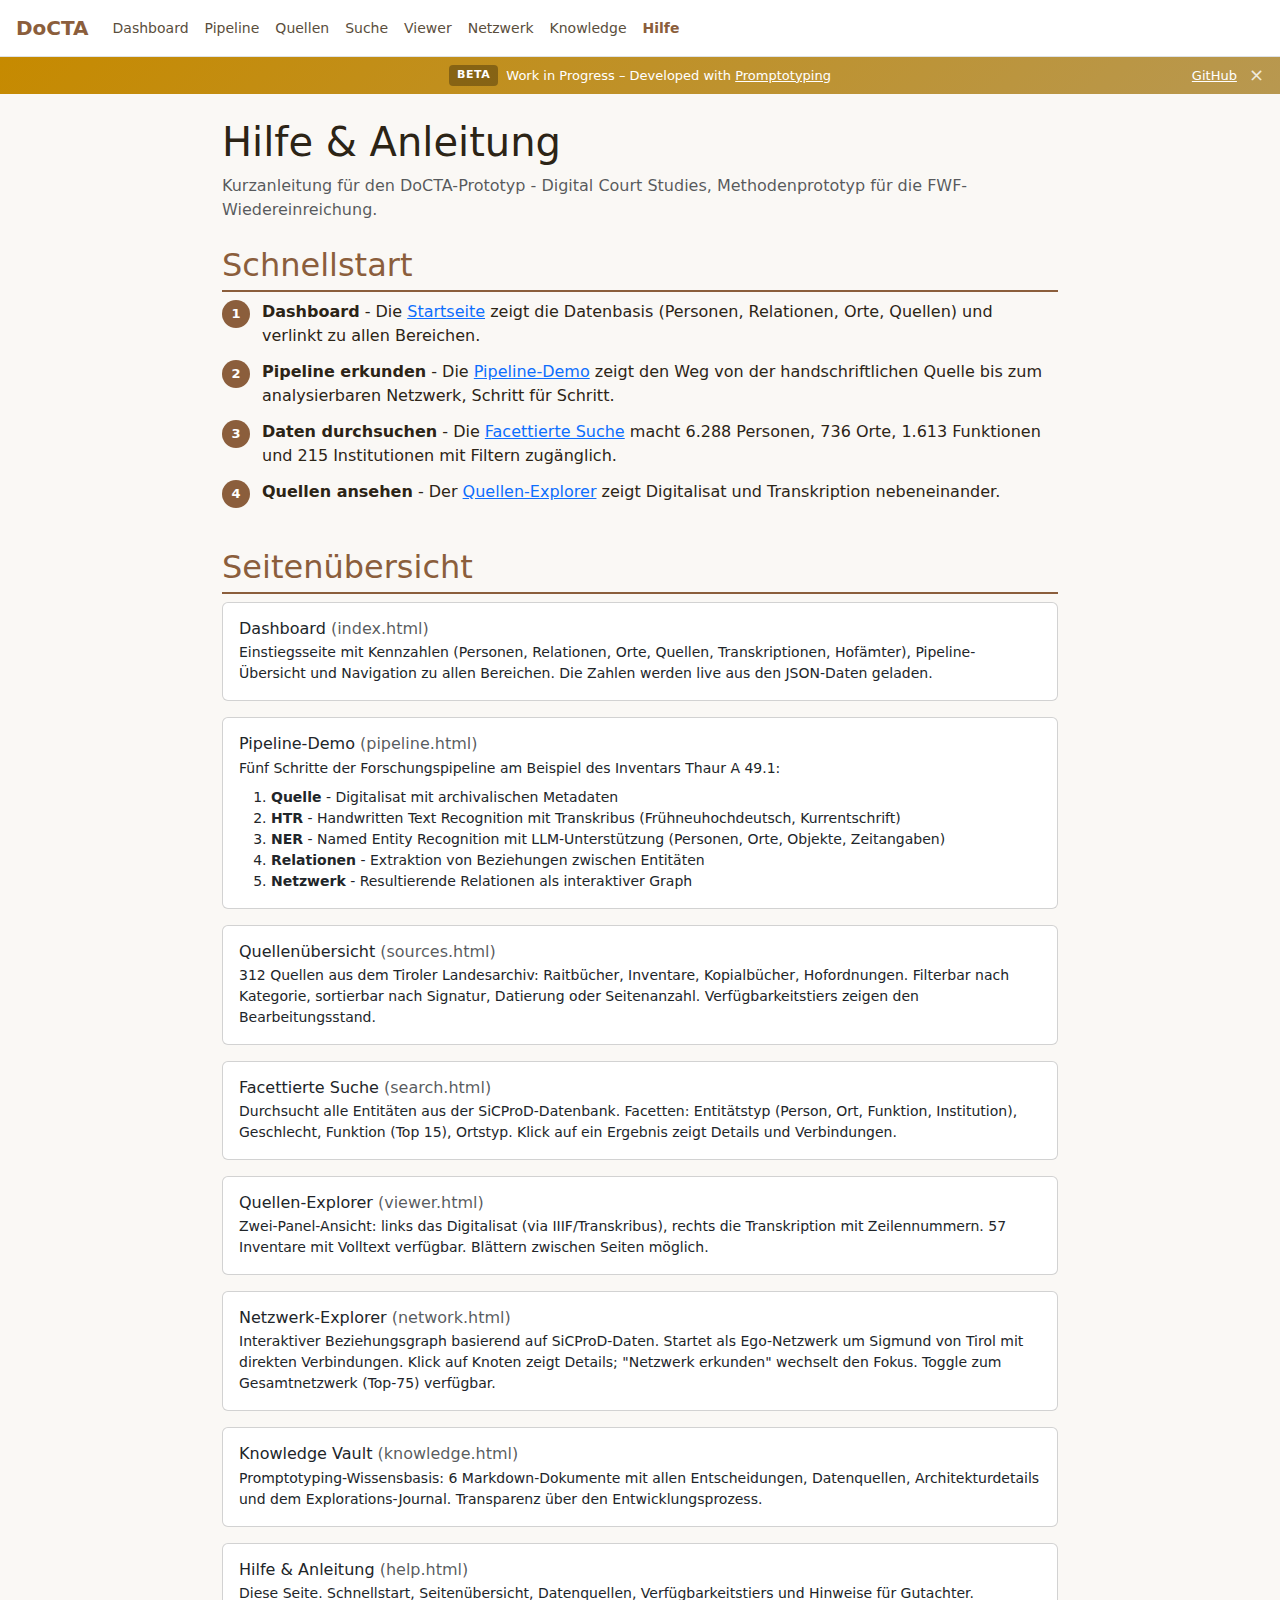
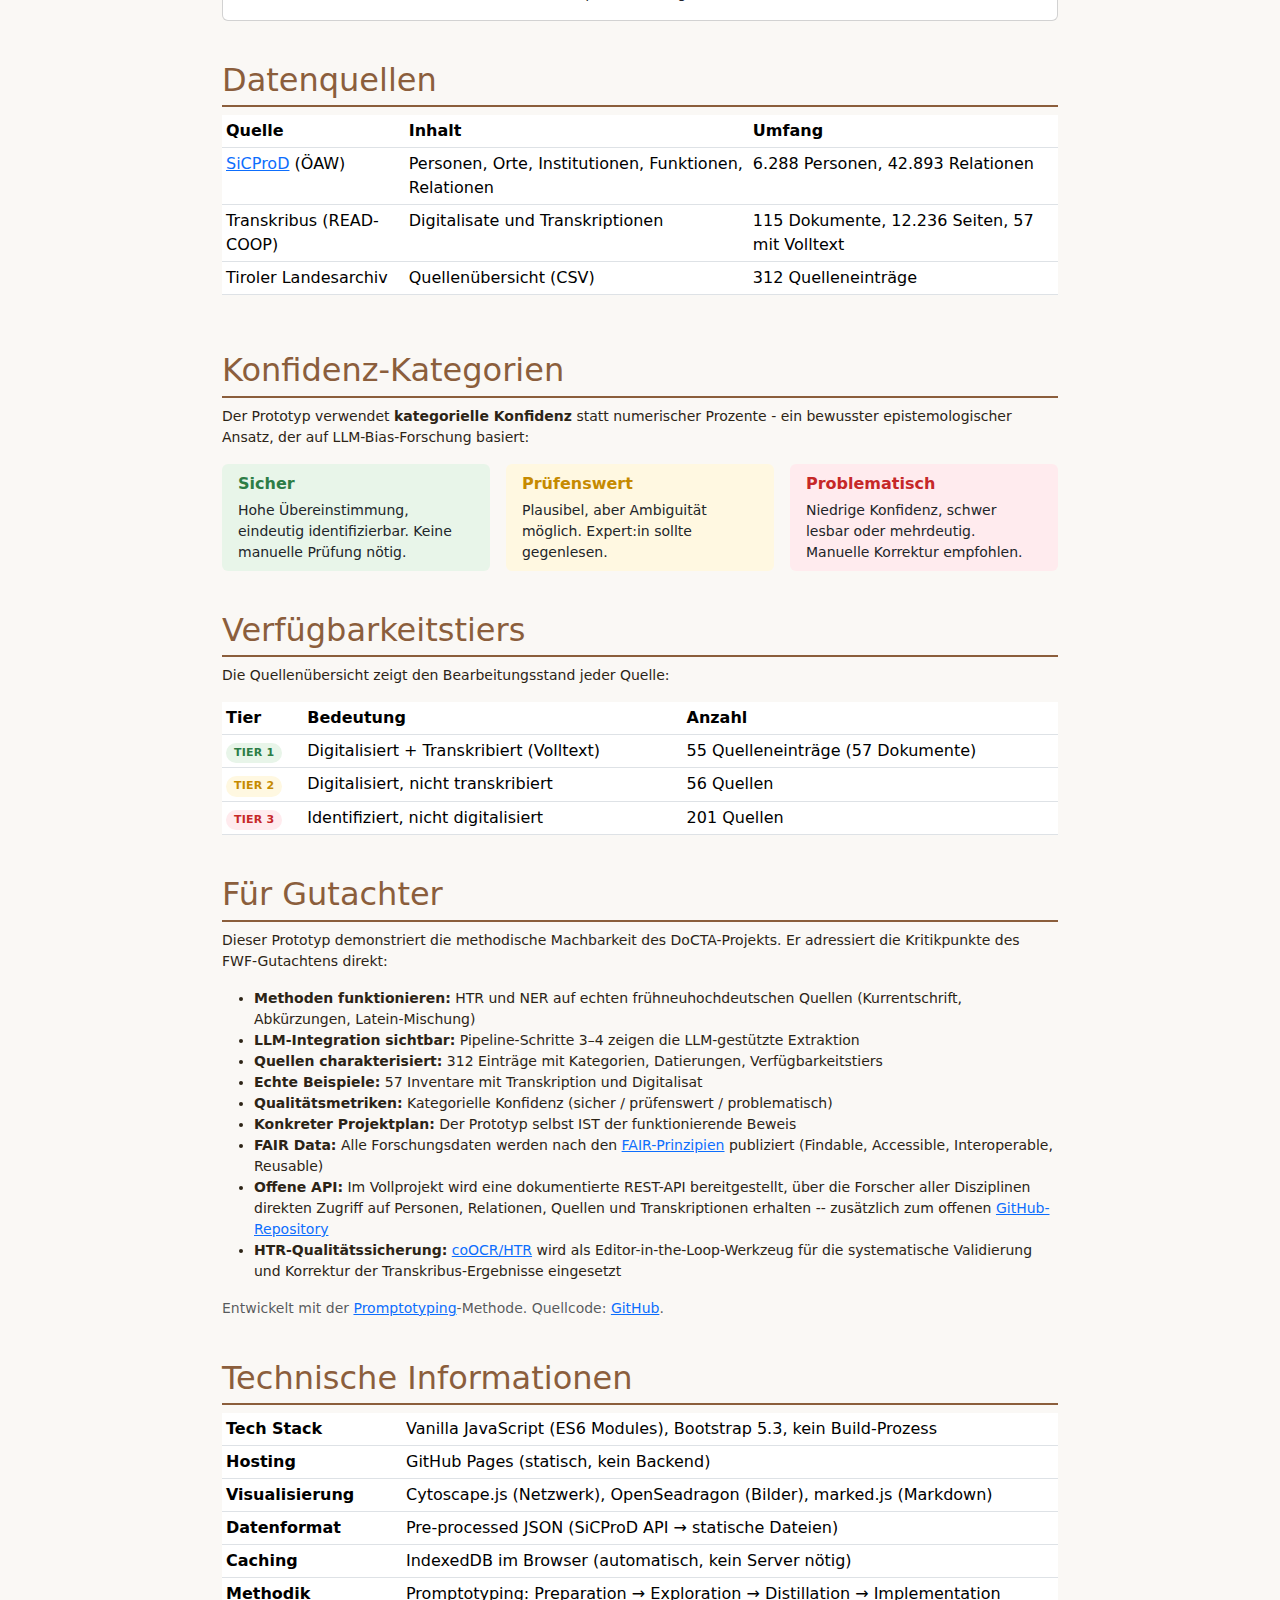
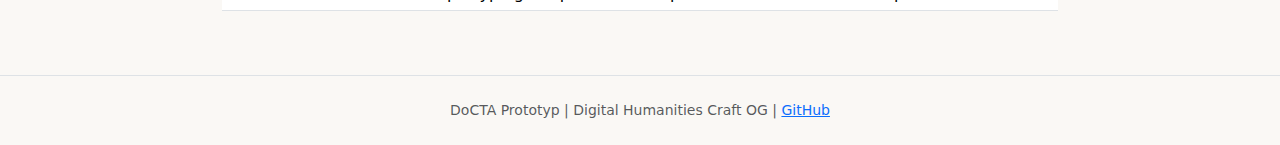
<file: help.html>
<!DOCTYPE html>
<html lang="de">
<head>
  <meta charset="UTF-8">
  <meta name="viewport" content="width=device-width, initial-scale=1.0">
  <title>Hilfe | DoCTA</title>
  <meta name="description" content="Kurzanleitung für den DoCTA-Prototyp: Seitenübersicht, Datenquellen, Konfidenz-Kategorien und Hinweise für Gutachter.">
  <link rel="icon" href="favicon.svg" type="image/svg+xml">
  <link rel="stylesheet" href="lib/bootstrap.min.css">
  <link rel="stylesheet" href="css/styles.css">
</head>
<body>
  <a class="skip-link" href="#main">Zum Inhalt springen</a>
  <nav class="navbar navbar-expand-lg bg-white border-bottom sticky-top">
    <div class="container-fluid px-3">
      <a class="navbar-brand" href="index.html">DoCTA</a>
      <button class="navbar-toggler" type="button" data-bs-toggle="collapse" data-bs-target="#navbarNav" aria-controls="navbarNav" aria-expanded="false" aria-label="Navigation umschalten">
        <span class="navbar-toggler-icon"></span>
      </button>
      <div class="collapse navbar-collapse" id="navbarNav">
        <ul class="navbar-nav" id="main-nav"></ul>
      </div>
    </div>
  </nav>

  <main id="main" class="container py-4" style="max-width: 860px;">
    <header class="mb-4">
      <h1>Hilfe & Anleitung</h1>
      <p class="text-body-secondary">Kurzanleitung für den DoCTA-Prototyp - Digital Court Studies, Methodenprototyp für die FWF-Wiedereinreichung.</p>
    </header>

    <!-- Quick Start -->
    <section class="help-section">
      <h2>Schnellstart</h2>
      <div class="help-step">
        <span class="help-step-nr">1</span>
        <div><strong>Dashboard</strong> - Die <a href="index.html">Startseite</a> zeigt die Datenbasis (Personen, Relationen, Orte, Quellen) und verlinkt zu allen Bereichen.</div>
      </div>
      <div class="help-step">
        <span class="help-step-nr">2</span>
        <div><strong>Pipeline erkunden</strong> - Die <a href="pipeline.html">Pipeline-Demo</a> zeigt den Weg von der handschriftlichen Quelle bis zum analysierbaren Netzwerk, Schritt für Schritt.</div>
      </div>
      <div class="help-step">
        <span class="help-step-nr">3</span>
        <div><strong>Daten durchsuchen</strong> - Die <a href="search.html">Facettierte Suche</a> macht 6.288 Personen, 736 Orte, 1.613 Funktionen und 215 Institutionen mit Filtern zugänglich.</div>
      </div>
      <div class="help-step">
        <span class="help-step-nr">4</span>
        <div><strong>Quellen ansehen</strong> - Der <a href="viewer.html">Quellen-Explorer</a> zeigt Digitalisat und Transkription nebeneinander.</div>
      </div>
    </section>

    <!-- Pages Overview -->
    <section class="help-section">
      <h2>Seitenübersicht</h2>

      <div class="card mb-3">
        <div class="card-body">
          <h3 class="h6 mb-1">Dashboard <span class="text-body-secondary">(index.html)</span></h3>
          <p class="small mb-0">Einstiegsseite mit Kennzahlen (Personen, Relationen, Orte, Quellen, Transkriptionen, Hofämter), Pipeline-Übersicht und Navigation zu allen Bereichen. Die Zahlen werden live aus den JSON-Daten geladen.</p>
        </div>
      </div>

      <div class="card mb-3">
        <div class="card-body">
          <h3 class="h6 mb-1">Pipeline-Demo <span class="text-body-secondary">(pipeline.html)</span></h3>
          <p class="small mb-2">Fünf Schritte der Forschungspipeline am Beispiel des Inventars Thaur A 49.1:</p>
          <ol class="small mb-0">
            <li><strong>Quelle</strong> - Digitalisat mit archivalischen Metadaten</li>
            <li><strong>HTR</strong> - Handwritten Text Recognition mit Transkribus (Frühneuhochdeutsch, Kurrentschrift)</li>
            <li><strong>NER</strong> - Named Entity Recognition mit LLM-Unterstützung (Personen, Orte, Objekte, Zeitangaben)</li>
            <li><strong>Relationen</strong> - Extraktion von Beziehungen zwischen Entitäten</li>
            <li><strong>Netzwerk</strong> - Resultierende Relationen als interaktiver Graph</li>
          </ol>
        </div>
      </div>

      <div class="card mb-3">
        <div class="card-body">
          <h3 class="h6 mb-1">Quellenübersicht <span class="text-body-secondary">(sources.html)</span></h3>
          <p class="small mb-0">312 Quellen aus dem Tiroler Landesarchiv: Raitbücher, Inventare, Kopialbücher, Hofordnungen. Filterbar nach Kategorie, sortierbar nach Signatur, Datierung oder Seitenanzahl. Verfügbarkeitstiers zeigen den Bearbeitungsstand.</p>
        </div>
      </div>

      <div class="card mb-3">
        <div class="card-body">
          <h3 class="h6 mb-1">Facettierte Suche <span class="text-body-secondary">(search.html)</span></h3>
          <p class="small mb-0">Durchsucht alle Entitäten aus der SiCProD-Datenbank. Facetten: Entitätstyp (Person, Ort, Funktion, Institution), Geschlecht, Funktion (Top 15), Ortstyp. Klick auf ein Ergebnis zeigt Details und Verbindungen.</p>
        </div>
      </div>

      <div class="card mb-3">
        <div class="card-body">
          <h3 class="h6 mb-1">Quellen-Explorer <span class="text-body-secondary">(viewer.html)</span></h3>
          <p class="small mb-0">Zwei-Panel-Ansicht: links das Digitalisat (via IIIF/Transkribus), rechts die Transkription mit Zeilennummern. 57 Inventare mit Volltext verfügbar. Blättern zwischen Seiten möglich.</p>
        </div>
      </div>

      <div class="card mb-3">
        <div class="card-body">
          <h3 class="h6 mb-1">Netzwerk-Explorer <span class="text-body-secondary">(network.html)</span></h3>
          <p class="small mb-0">Interaktiver Beziehungsgraph basierend auf SiCProD-Daten. Startet als Ego-Netzwerk um Sigmund von Tirol mit direkten Verbindungen. Klick auf Knoten zeigt Details; "Netzwerk erkunden" wechselt den Fokus. Toggle zum Gesamtnetzwerk (Top-75) verfügbar.</p>
        </div>
      </div>

      <div class="card mb-3">
        <div class="card-body">
          <h3 class="h6 mb-1">Knowledge Vault <span class="text-body-secondary">(knowledge.html)</span></h3>
          <p class="small mb-0">Promptotyping-Wissensbasis: 6 Markdown-Dokumente mit allen Entscheidungen, Datenquellen, Architekturdetails und dem Explorations-Journal. Transparenz über den Entwicklungsprozess.</p>
        </div>
      </div>

      <div class="card mb-3">
        <div class="card-body">
          <h3 class="h6 mb-1">Hilfe & Anleitung <span class="text-body-secondary">(help.html)</span></h3>
          <p class="small mb-0">Diese Seite. Schnellstart, Seitenübersicht, Datenquellen, Verfügbarkeitstiers und Hinweise für Gutachter.</p>
        </div>
      </div>
    </section>

    <!-- Data Sources -->
    <section class="help-section">
      <h2>Datenquellen</h2>
      <div class="table-responsive">
        <table class="table table-sm">
          <thead>
            <tr><th>Quelle</th><th>Inhalt</th><th>Umfang</th></tr>
          </thead>
          <tbody>
            <tr>
              <td><a href="https://sicprod.acdh-dev.oeaw.ac.at" target="_blank" rel="noopener">SiCProD</a> (ÖAW)</td>
              <td>Personen, Orte, Institutionen, Funktionen, Relationen</td>
              <td>6.288 Personen, 42.893 Relationen</td>
            </tr>
            <tr>
              <td>Transkribus (READ-COOP)</td>
              <td>Digitalisate und Transkriptionen</td>
              <td>115 Dokumente, 12.236 Seiten, 57 mit Volltext</td>
            </tr>
            <tr>
              <td>Tiroler Landesarchiv</td>
              <td>Quellenübersicht (CSV)</td>
              <td>312 Quelleneinträge</td>
            </tr>
          </tbody>
        </table>
      </div>
    </section>

    <!-- Confidence Categories -->
    <section class="help-section">
      <h2>Konfidenz-Kategorien</h2>
      <p class="small mb-3">Der Prototyp verwendet <strong>kategorielle Konfidenz</strong> statt numerischer Prozente - ein bewusster epistemologischer Ansatz, der auf LLM-Bias-Forschung basiert:</p>
      <div class="row g-3">
        <div class="col-md-4">
          <div class="card border-0" style="background: var(--conf-high-bg);">
            <div class="card-body py-2 px-3">
              <strong style="color: var(--conf-high);">Sicher</strong>
              <p class="small mb-0 mt-1">Hohe Übereinstimmung, eindeutig identifizierbar. Keine manuelle Prüfung nötig.</p>
            </div>
          </div>
        </div>
        <div class="col-md-4">
          <div class="card border-0" style="background: var(--conf-medium-bg);">
            <div class="card-body py-2 px-3">
              <strong style="color: var(--conf-medium);">Prüfenswert</strong>
              <p class="small mb-0 mt-1">Plausibel, aber Ambiguität möglich. Expert:in sollte gegenlesen.</p>
            </div>
          </div>
        </div>
        <div class="col-md-4">
          <div class="card border-0" style="background: var(--conf-low-bg);">
            <div class="card-body py-2 px-3">
              <strong style="color: var(--conf-low);">Problematisch</strong>
              <p class="small mb-0 mt-1">Niedrige Konfidenz, schwer lesbar oder mehrdeutig. Manuelle Korrektur empfohlen.</p>
            </div>
          </div>
        </div>
      </div>
    </section>

    <!-- Tier System -->
    <section class="help-section">
      <h2>Verfügbarkeitstiers</h2>
      <p class="small mb-3">Die Quellenübersicht zeigt den Bearbeitungsstand jeder Quelle:</p>
      <table class="table table-sm">
        <thead>
          <tr><th>Tier</th><th>Bedeutung</th><th>Anzahl</th></tr>
        </thead>
        <tbody>
          <tr><td><span class="tier tier--1">Tier 1</span></td><td>Digitalisiert + Transkribiert (Volltext)</td><td>55 Quelleneinträge (57 Dokumente)</td></tr>
          <tr><td><span class="tier tier--2">Tier 2</span></td><td>Digitalisiert, nicht transkribiert</td><td>56 Quellen</td></tr>
          <tr><td><span class="tier tier--3">Tier 3</span></td><td>Identifiziert, nicht digitalisiert</td><td>201 Quellen</td></tr>
        </tbody>
      </table>
    </section>

    <!-- For Reviewers -->
    <section class="help-section">
      <h2>Für Gutachter</h2>
      <p class="small">Dieser Prototyp demonstriert die methodische Machbarkeit des DoCTA-Projekts. Er adressiert die Kritikpunkte des FWF-Gutachtens direkt:</p>
      <ul class="small">
        <li><strong>Methoden funktionieren:</strong> HTR und NER auf echten frühneuhochdeutschen Quellen (Kurrentschrift, Abkürzungen, Latein-Mischung)</li>
        <li><strong>LLM-Integration sichtbar:</strong> Pipeline-Schritte 3–4 zeigen die LLM-gestützte Extraktion</li>
        <li><strong>Quellen charakterisiert:</strong> 312 Einträge mit Kategorien, Datierungen, Verfügbarkeitstiers</li>
        <li><strong>Echte Beispiele:</strong> 57 Inventare mit Transkription und Digitalisat</li>
        <li><strong>Qualitätsmetriken:</strong> Kategorielle Konfidenz (sicher / prüfenswert / problematisch)</li>
        <li><strong>Konkreter Projektplan:</strong> Der Prototyp selbst IST der funktionierende Beweis</li>
        <li><strong>FAIR Data:</strong> Alle Forschungsdaten werden nach den <a href="https://www.go-fair.org/fair-principles/" target="_blank" rel="noopener">FAIR-Prinzipien</a> publiziert (Findable, Accessible, Interoperable, Reusable)</li>
        <li><strong>Offene API:</strong> Im Vollprojekt wird eine dokumentierte REST-API bereitgestellt, über die Forscher aller Disziplinen direkten Zugriff auf Personen, Relationen, Quellen und Transkriptionen erhalten -- zusätzlich zum offenen <a href="https://github.com/DigitalHumanitiesCraft/DoCTA" target="_blank" rel="noopener">GitHub-Repository</a></li>
        <li><strong>HTR-Qualitätssicherung:</strong> <a href="https://dhcraft.org/co-ocr-htr/" target="_blank" rel="noopener">coOCR/HTR</a> wird als Editor-in-the-Loop-Werkzeug für die systematische Validierung und Korrektur der Transkribus-Ergebnisse eingesetzt</li>
      </ul>
      <p class="small text-body-secondary">Entwickelt mit der <a href="https://lisa.gerda-henkel-stiftung.de/digitale_geschichte_pollin" target="_blank" rel="noopener">Promptotyping</a>-Methode. Quellcode: <a href="https://github.com/DigitalHumanitiesCraft/DoCTA" target="_blank" rel="noopener">GitHub</a>.</p>
    </section>

    <!-- Tech Info -->
    <section class="help-section">
      <h2>Technische Informationen</h2>
      <table class="table table-sm">
        <tbody>
          <tr><td class="fw-bold" style="width: 180px;">Tech Stack</td><td>Vanilla JavaScript (ES6 Modules), Bootstrap 5.3, kein Build-Prozess</td></tr>
          <tr><td class="fw-bold">Hosting</td><td>GitHub Pages (statisch, kein Backend)</td></tr>
          <tr><td class="fw-bold">Visualisierung</td><td>Cytoscape.js (Netzwerk), OpenSeadragon (Bilder), marked.js (Markdown)</td></tr>
          <tr><td class="fw-bold">Datenformat</td><td>Pre-processed JSON (SiCProD API → statische Dateien)</td></tr>
          <tr><td class="fw-bold">Caching</td><td>IndexedDB im Browser (automatisch, kein Server nötig)</td></tr>
          <tr><td class="fw-bold">Methodik</td><td>Promptotyping: Preparation → Exploration → Distillation → Implementation</td></tr>
        </tbody>
      </table>
    </section>
  </main>

  <footer class="text-center py-4 border-top small text-body-secondary">
    <p class="mb-0">DoCTA Prototyp | Digital Humanities Craft OG | <a href="https://github.com/DigitalHumanitiesCraft/DoCTA" target="_blank" rel="noopener">GitHub</a></p>
  </footer>

  <script src="lib/bootstrap.bundle.min.js"></script>
  <script type="module">
    import { initNav, initBanner } from './js/app.js';
    initNav('help');
    initBanner();
  </script>
</body>
</html>
</file>
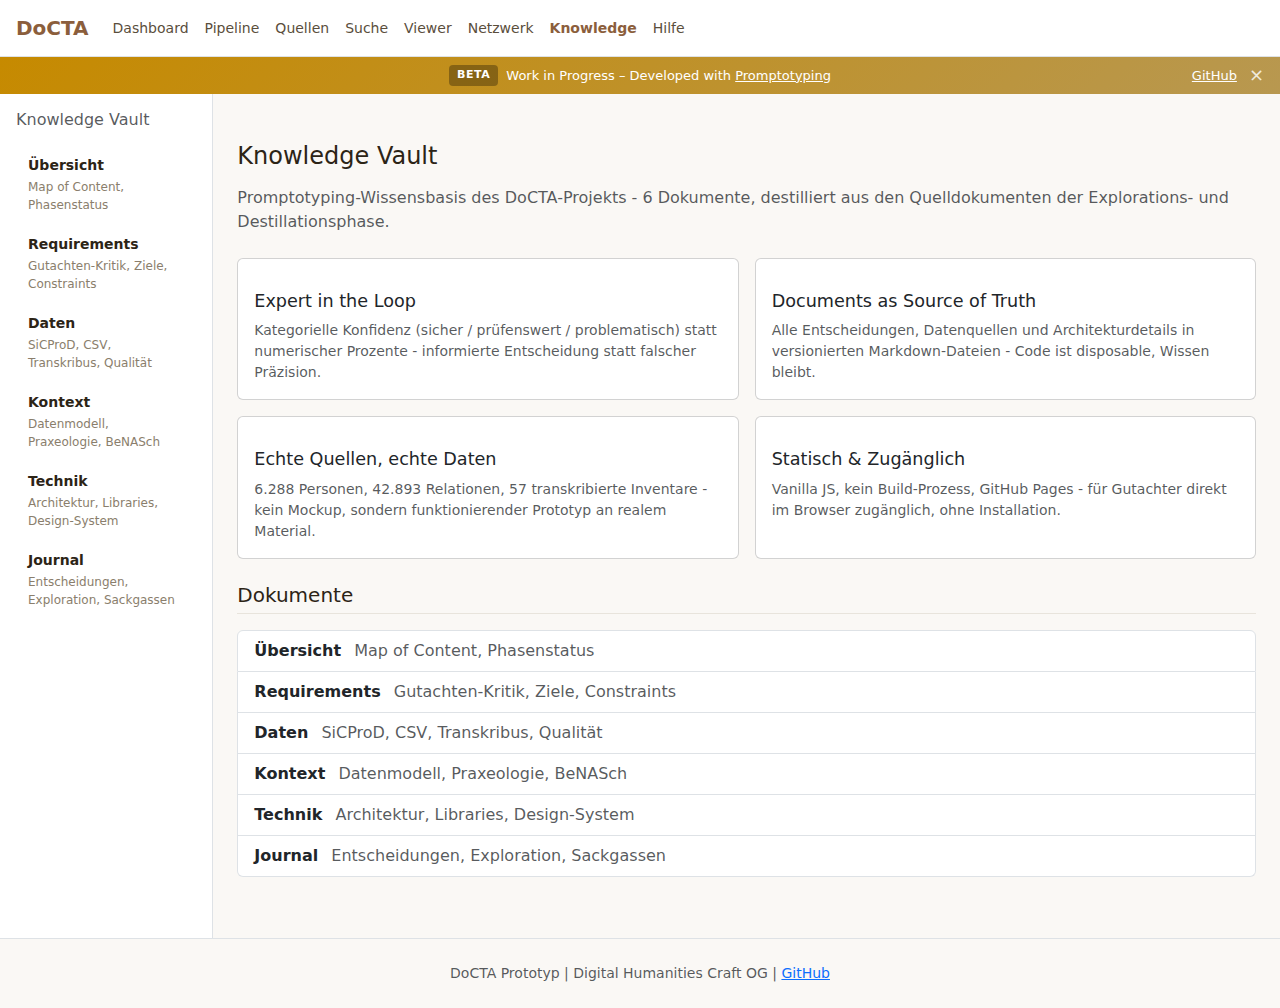
<file: knowledge.html>
<!DOCTYPE html>
<html lang="de">
<head>
  <meta charset="UTF-8">
  <meta name="viewport" content="width=device-width, initial-scale=1.0">
  <title>Knowledge Vault | DoCTA</title>
  <meta name="description" content="Promptotyping-Wissensbasis: Requirements, Daten, Kontext, Technik und Entscheidungsjournal des DoCTA-Projekts.">
  <link rel="icon" href="favicon.svg" type="image/svg+xml">
  <link rel="stylesheet" href="lib/bootstrap.min.css">
  <link rel="stylesheet" href="css/styles.css">
</head>
<body>
  <a class="skip-link" href="#main">Zum Inhalt springen</a>
  <nav class="navbar navbar-expand-lg bg-white border-bottom sticky-top">
    <div class="container-fluid px-3">
      <a class="navbar-brand" href="index.html">DoCTA</a>
      <button class="navbar-toggler" type="button" data-bs-toggle="collapse" data-bs-target="#navbarNav" aria-controls="navbarNav" aria-expanded="false" aria-label="Navigation umschalten">
        <span class="navbar-toggler-icon"></span>
      </button>
      <div class="collapse navbar-collapse" id="navbarNav">
        <ul class="navbar-nav" id="main-nav"></ul>
      </div>
    </div>
  </nav>

  <div class="container-fluid">
    <div class="row">
      <!-- Sidebar -->
      <aside class="col-lg-3 col-xl-2 border-end py-3 px-3" style="min-height: calc(100vh - 56px); background: #fff;">
        <h2 class="h6 text-body-secondary mb-3">Knowledge Vault</h2>
        <nav id="kv-nav" aria-label="Knowledge documents"></nav>
      </aside>

      <!-- Content -->
      <main id="main" class="col-lg-9 col-xl-10 py-4 px-4">
        <div id="kv-content" class="kv-content"></div>
      </main>
    </div>
  </div>

  <footer class="text-center py-4 border-top small text-body-secondary">
    <p class="mb-0">DoCTA Prototyp | Digital Humanities Craft OG | <a href="https://github.com/DigitalHumanitiesCraft/DoCTA" target="_blank" rel="noopener">GitHub</a></p>
  </footer>

  <script src="lib/bootstrap.bundle.min.js"></script>
  <script src="lib/marked.min.js"></script>
  <script type="module">
    import { initNav, initBanner } from './js/app.js';

    initNav('knowledge');
    initBanner();

    const DOCS = [
      { id: 'INDEX',        file: 'knowledge/INDEX.md',        title: 'Übersicht',         desc: 'Map of Content, Phasenstatus' },
      { id: 'REQUIREMENTS', file: 'knowledge/REQUIREMENTS.md', title: 'Requirements',       desc: 'Gutachten-Kritik, Ziele, Constraints' },
      { id: 'DATA',         file: 'knowledge/DATA.md',         title: 'Daten',              desc: 'SiCProD, CSV, Transkribus, Qualität' },
      { id: 'CONTEXT',      file: 'knowledge/CONTEXT.md',      title: 'Kontext',            desc: 'Datenmodell, Praxeologie, BeNASch' },
      { id: 'TECH',         file: 'knowledge/TECH.md',         title: 'Technik',            desc: 'Architektur, Libraries, Design-System' },
      { id: 'JOURNAL',      file: 'knowledge/JOURNAL.md',      title: 'Journal',            desc: 'Entscheidungen, Exploration, Sackgassen' },
    ];

    const navEl = document.getElementById('kv-nav');
    const contentEl = document.getElementById('kv-content');
    const cache = {};

    // Build sidebar
    navEl.innerHTML = DOCS.map(d =>
      `<a class="kv-sidebar-item" href="#${d.id}" data-doc="${d.id}">
        <span class="kv-title">${d.title}</span>
        <span class="kv-desc">${d.desc}</span>
      </a>`
    ).join('');

    // Welcome state
    function showWelcome() {
      contentEl.innerHTML = `
        <h1 class="mb-3">Knowledge Vault</h1>
        <p class="text-body-secondary mb-4">Promptotyping-Wissensbasis des DoCTA-Projekts - 6 Dokumente, destilliert aus den Quelldokumenten der Explorations- und Destillationsphase.</p>

        <div class="row g-3 mb-4">
          <div class="col-md-6">
            <div class="card h-100">
              <div class="card-body">
                <h3 class="h6 mb-2">Expert in the Loop</h3>
                <p class="small text-body-secondary mb-0">Kategorielle Konfidenz (sicher / prüfenswert / problematisch) statt numerischer Prozente - informierte Entscheidung statt falscher Präzision.</p>
              </div>
            </div>
          </div>
          <div class="col-md-6">
            <div class="card h-100">
              <div class="card-body">
                <h3 class="h6 mb-2">Documents as Source of Truth</h3>
                <p class="small text-body-secondary mb-0">Alle Entscheidungen, Datenquellen und Architekturdetails in versionierten Markdown-Dateien - Code ist disposable, Wissen bleibt.</p>
              </div>
            </div>
          </div>
          <div class="col-md-6">
            <div class="card h-100">
              <div class="card-body">
                <h3 class="h6 mb-2">Echte Quellen, echte Daten</h3>
                <p class="small text-body-secondary mb-0">6.288 Personen, 42.893 Relationen, 57 transkribierte Inventare - kein Mockup, sondern funktionierender Prototyp an realem Material.</p>
              </div>
            </div>
          </div>
          <div class="col-md-6">
            <div class="card h-100">
              <div class="card-body">
                <h3 class="h6 mb-2">Statisch & Zugänglich</h3>
                <p class="small text-body-secondary mb-0">Vanilla JS, kein Build-Prozess, GitHub Pages - für Gutachter direkt im Browser zugänglich, ohne Installation.</p>
              </div>
            </div>
          </div>
        </div>

        <h2 class="h5 mb-3">Dokumente</h2>
        <div class="list-group">
          ${DOCS.map(d => `
            <a href="#${d.id}" class="list-group-item list-group-item-action">
              <strong>${d.title}</strong>
              <span class="text-body-secondary ms-2">${d.desc}</span>
            </a>
          `).join('')}
        </div>
      `;
    }

    // Load and render a document
    async function loadDoc(id) {
      const doc = DOCS.find(d => d.id === id);
      if (!doc) { showWelcome(); return; }

      // Update active sidebar
      navEl.querySelectorAll('.kv-sidebar-item').forEach(el => {
        el.classList.toggle('active', el.dataset.doc === id);
      });

      // Show loading
      contentEl.innerHTML = `<div class="loading"><div class="loading__spinner"></div>Dokument wird geladen...</div>`;

      try {
        if (!cache[id]) {
          const resp = await fetch(doc.file);
          if (!resp.ok) throw new Error(`HTTP ${resp.status}`);
          cache[id] = await resp.text();
        }
        contentEl.innerHTML = marked.parse(cache[id]);
      } catch (err) {
        contentEl.innerHTML = `<div class="alert alert-warning">Dokument konnte nicht geladen werden: ${doc.file}</div>`;
        console.error('Knowledge load error:', err);
      }
    }

    // Hash routing
    function onHash() {
      const hash = location.hash.replace('#', '');
      if (hash && DOCS.find(d => d.id === hash)) {
        loadDoc(hash);
      } else {
        showWelcome();
        navEl.querySelectorAll('.kv-sidebar-item').forEach(el => el.classList.remove('active'));
      }
    }

    window.addEventListener('hashchange', onHash);
    onHash();
  </script>
</body>
</html>
</file>
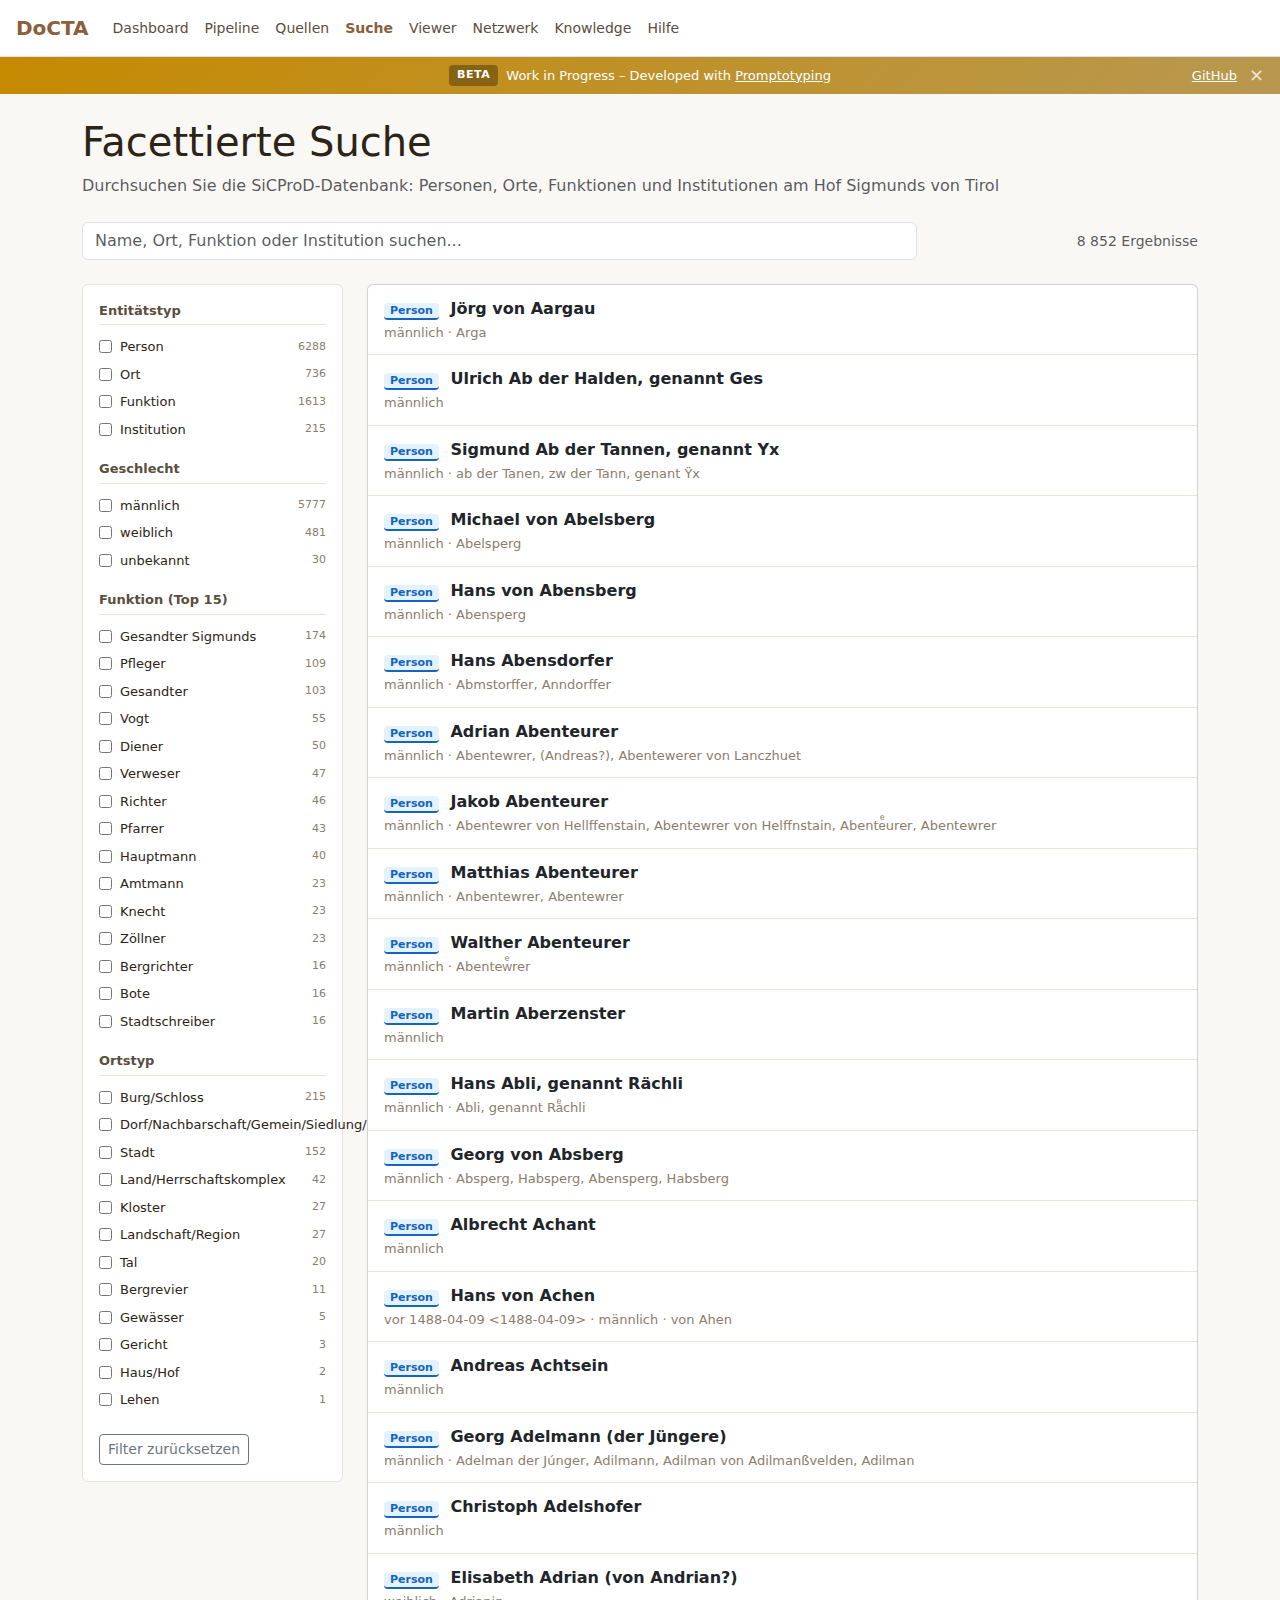
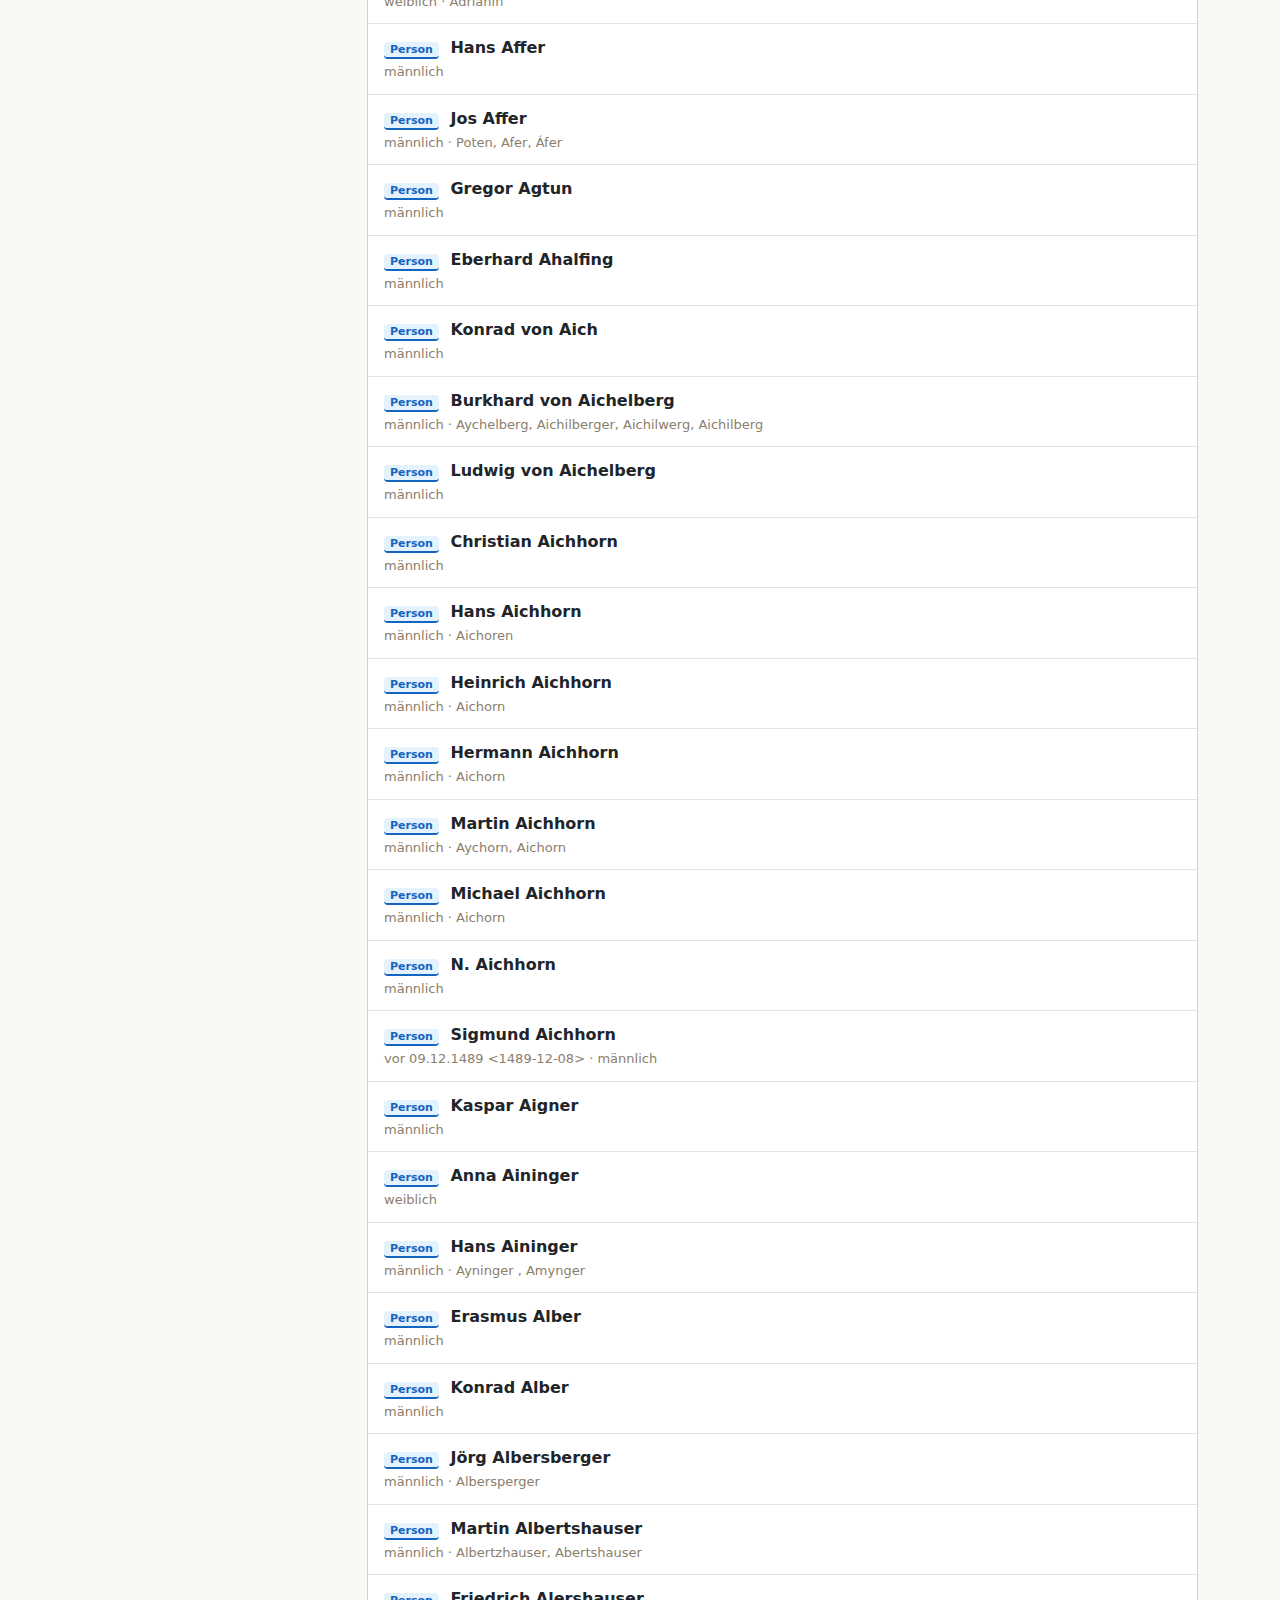
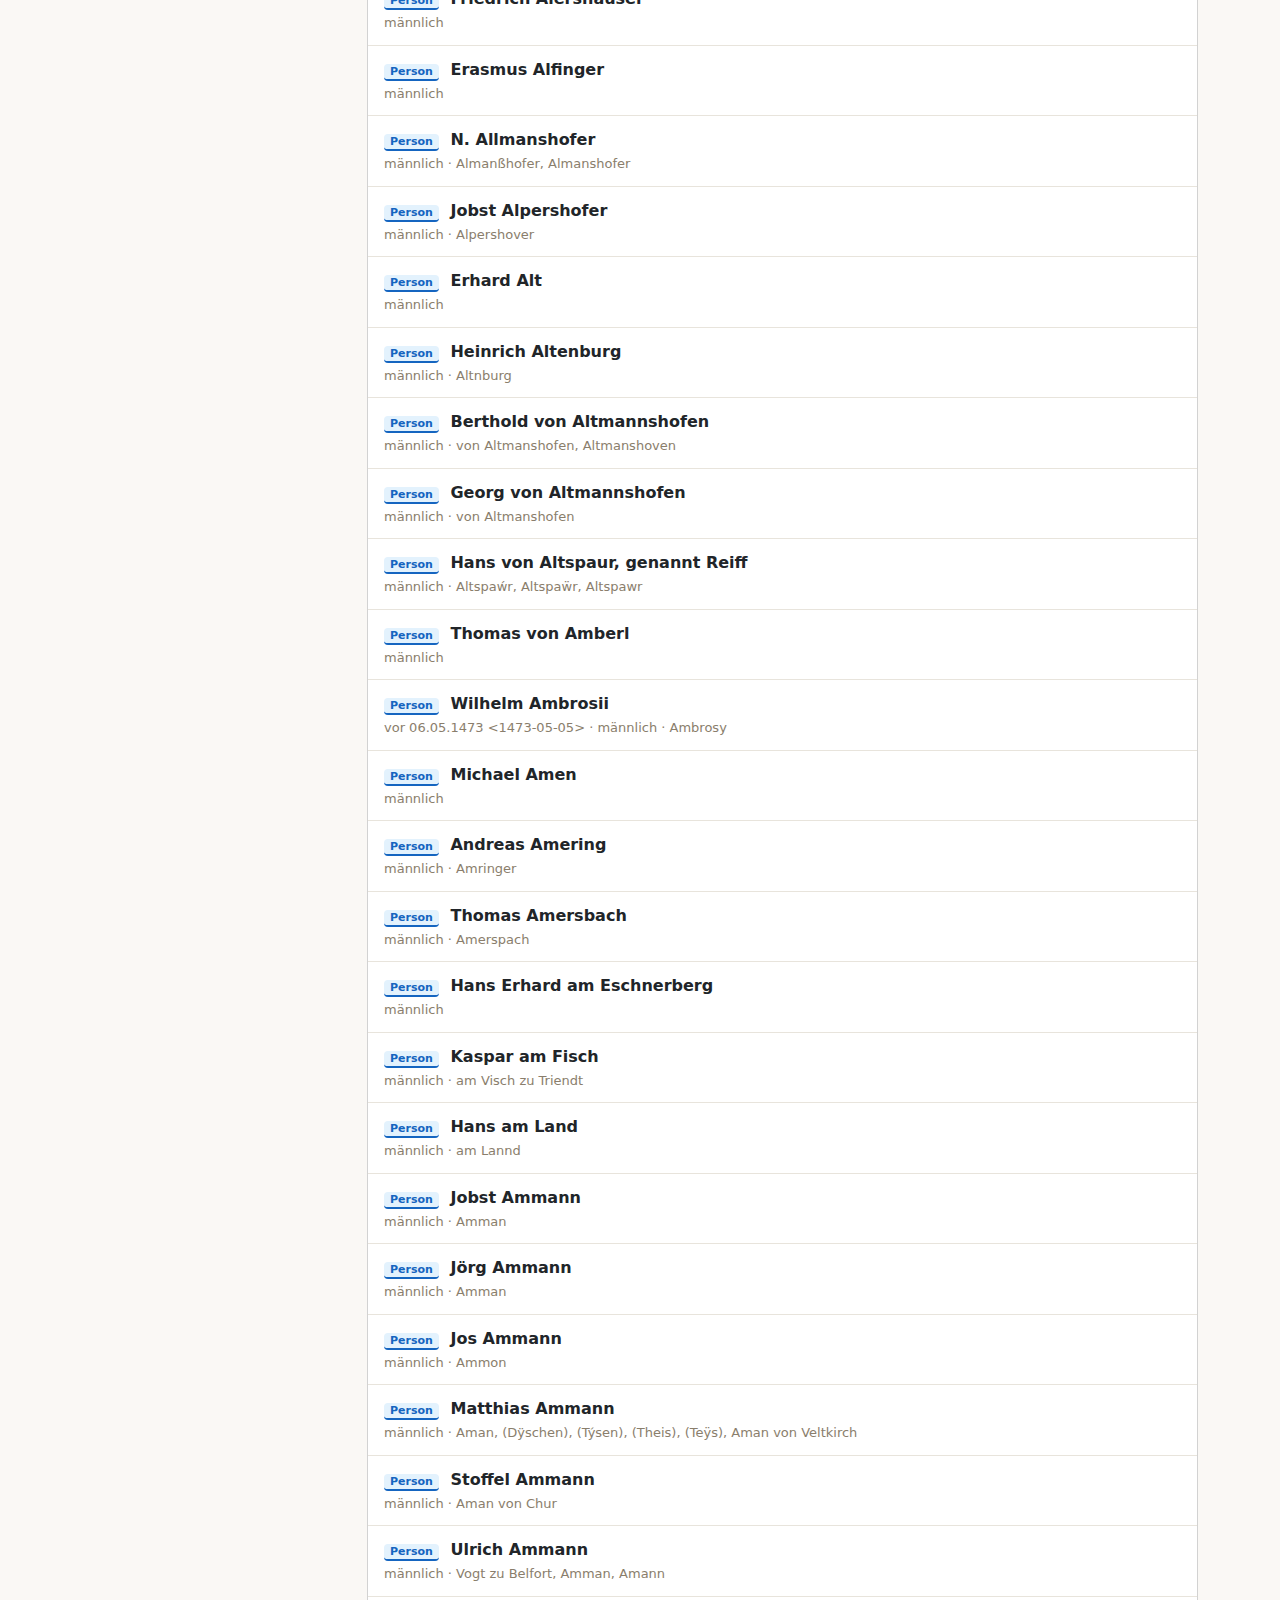
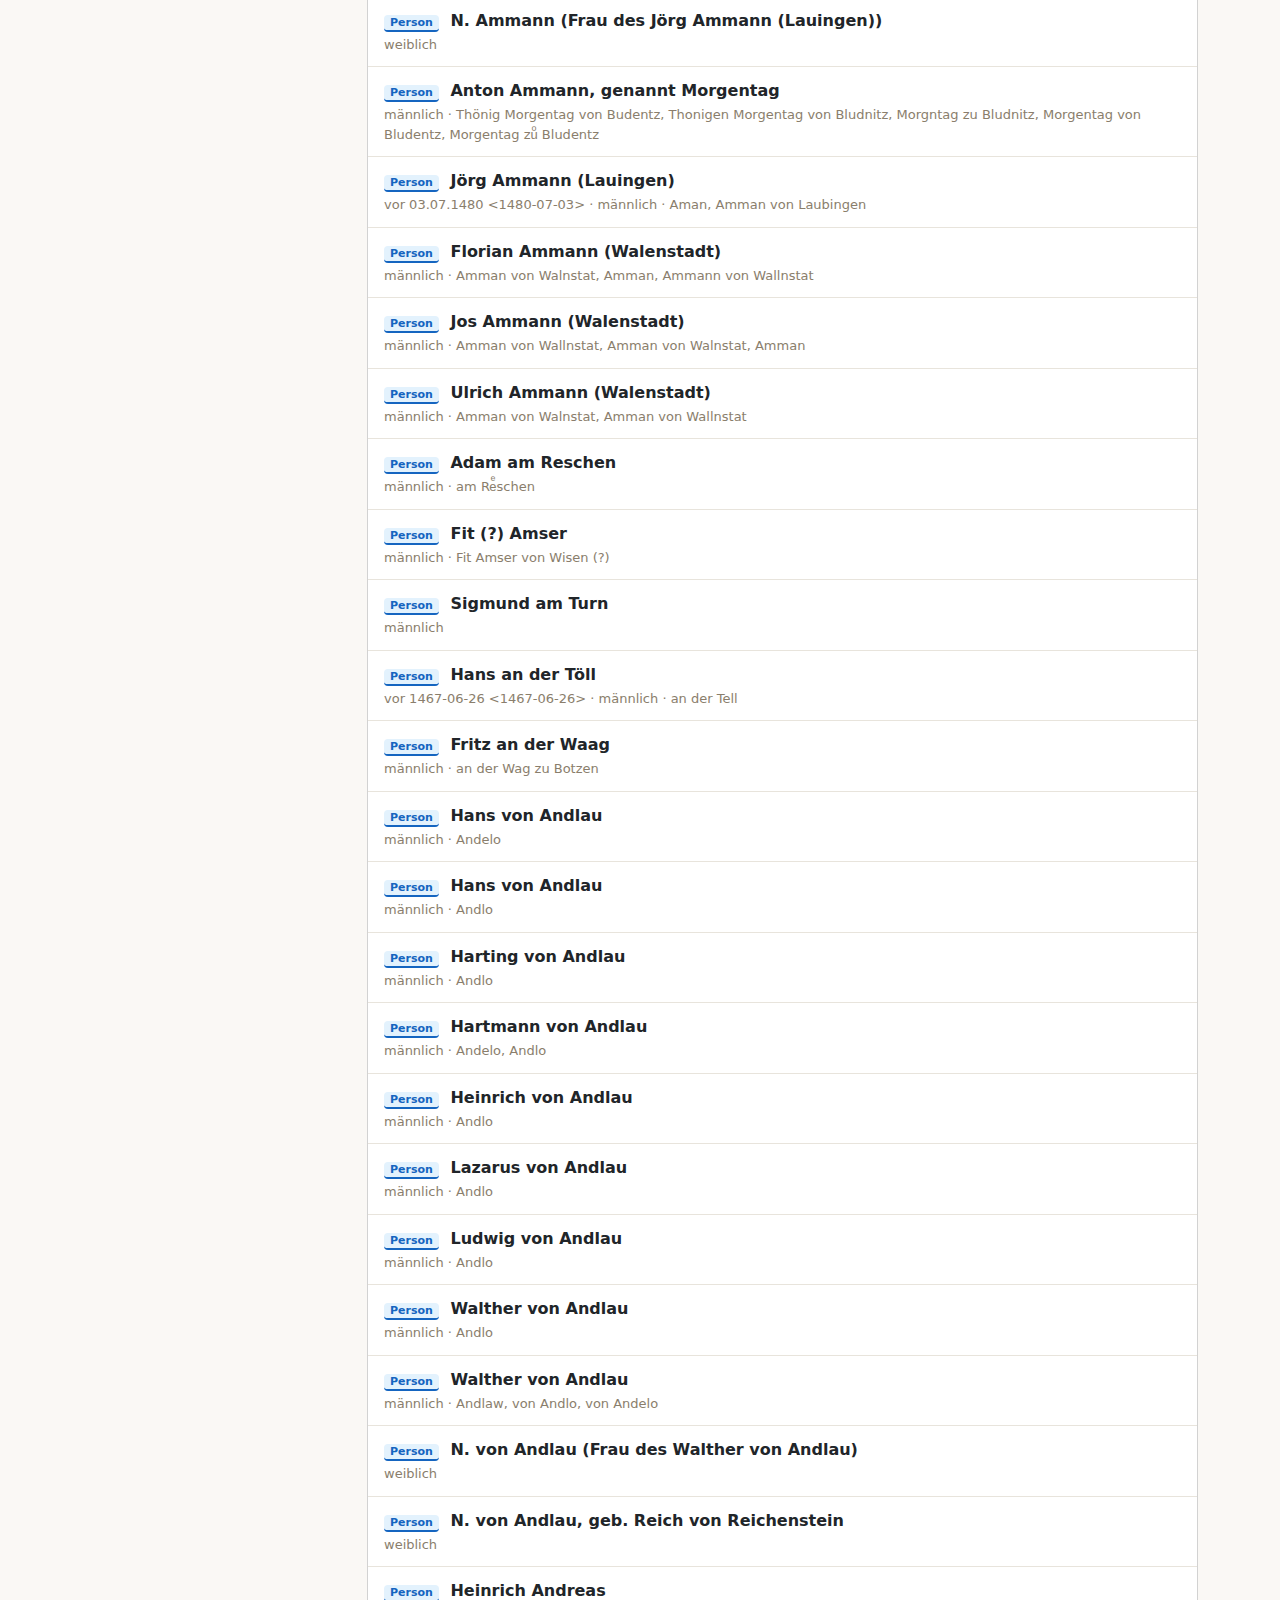
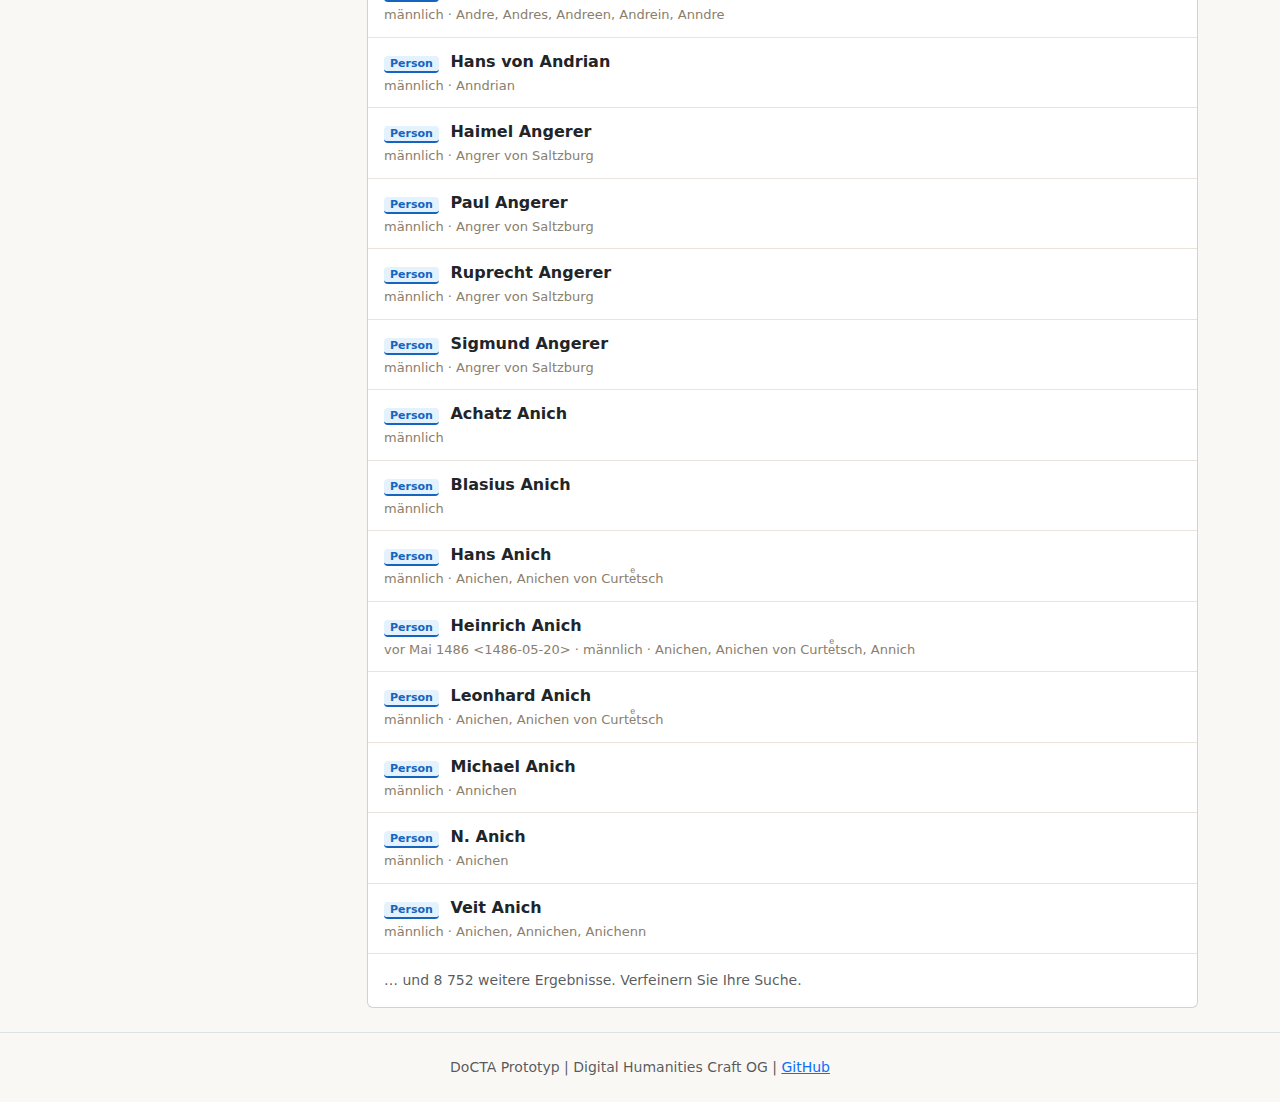
<file: search.html>
<!DOCTYPE html>
<html lang="de">
<head>
  <meta charset="UTF-8">
  <meta name="viewport" content="width=device-width, initial-scale=1.0">
  <title>Facettierte Suche | DoCTA</title>
  <meta name="description" content="Facettierte Suche über 6.288 Personen, 736 Orte, 1.613 Funktionen und 215 Institutionen am Hof Sigmunds von Tirol.">
  <link rel="icon" href="favicon.svg" type="image/svg+xml">
  <link rel="stylesheet" href="lib/bootstrap.min.css">
  <link rel="stylesheet" href="css/styles.css">
</head>
<body>
  <a class="skip-link" href="#main">Zum Inhalt springen</a>
  <nav class="navbar navbar-expand-lg bg-white border-bottom sticky-top">
    <div class="container-fluid px-3">
      <a class="navbar-brand" href="index.html">DoCTA</a>
      <button class="navbar-toggler" type="button" data-bs-toggle="collapse" data-bs-target="#navbarNav" aria-controls="navbarNav" aria-expanded="false" aria-label="Navigation umschalten">
        <span class="navbar-toggler-icon"></span>
      </button>
      <div class="collapse navbar-collapse" id="navbarNav">
        <ul class="navbar-nav" id="main-nav"></ul>
      </div>
    </div>
  </nav>

  <main id="main" class="container py-4">
    <h1>Facettierte Suche</h1>
    <p class="text-body-secondary mb-4">Durchsuchen Sie die SiCProD-Datenbank: Personen, Orte, Funktionen und Institutionen am Hof Sigmunds von Tirol</p>

    <div class="row g-2 mb-4 align-items-center">
      <div class="col-md-9">
        <input type="search" class="form-control" id="search-input" placeholder="Name, Ort, Funktion oder Institution suchen..." aria-label="Freitextsuche">
      </div>
      <div class="col-md-3 text-end">
        <span class="small text-body-secondary" id="result-count"></span>
      </div>
    </div>

    <div class="row g-4">
      <!-- Facet Panel -->
      <div class="col-lg-3">
        <aside class="facet-panel" aria-label="Filter">
          <div class="facet-group">
            <div class="facet-group__title">Entitätstyp</div>
            <div id="facet-type"></div>
          </div>
          <div class="facet-group">
            <div class="facet-group__title">Geschlecht</div>
            <div id="facet-gender"></div>
          </div>
          <div class="facet-group">
            <div class="facet-group__title">Funktion (Top 15)</div>
            <div id="facet-function"></div>
          </div>
          <div class="facet-group">
            <div class="facet-group__title">Ortstyp</div>
            <div id="facet-placetype"></div>
          </div>
          <button class="btn btn-outline-secondary btn-sm mt-1" id="clear-filters">Filter zurücksetzen</button>
        </aside>
      </div>

      <!-- Results -->
      <div class="col-lg-9">
        <div class="card" id="results-container">
          <div class="card-body">
            <div class="loading">Daten werden geladen...</div>
          </div>
        </div>

        <!-- Detail Panel -->
        <div class="card mt-3" id="detail-panel" style="display:none">
          <div class="card-body">
            <h3 class="h6" id="detail-name"></h3>
            <div id="detail-content"></div>
          </div>
        </div>
      </div>
    </div>
  </main>

  <footer class="text-center py-4 border-top small text-body-secondary">
    <p class="mb-0">DoCTA Prototyp | Digital Humanities Craft OG | <a href="https://github.com/DigitalHumanitiesCraft/DoCTA" target="_blank" rel="noopener">GitHub</a></p>
  </footer>

  <script src="lib/bootstrap.bundle.min.js"></script>
  <script type="module">
    import { initNav, initBanner, formatNumber } from './js/app.js';
    import { loadAll } from './js/data-loader.js';
    import { escapeHTML, debounce, getParams, setParams } from './js/utils.js';

    initNav('search');
    initBanner();

    let allItems = [];
    let activeFilters = { type: new Set(), gender: new Set(), function: new Set(), placetype: new Set() };

    function buildSearchIndex(data) {
      const items = [];

      for (const p of data.persons || []) {
        const name = [p.first_name, p.name].filter(Boolean).join(' ');
        items.push({
          id: p.id, type: 'person', typeLabel: 'Person',
          name: name || '(unbekannt)', gender: p.gender || '',
          dates: [p.start_date, p.end_date].filter(Boolean).join(' – '),
          altLabels: (p.alternative_label || []).join(', '),
          searchText: [name, p.gender, ...(p.alternative_label || [])].join(' ').toLowerCase(),
          raw: p,
        });
      }

      for (const pl of data.places || []) {
        items.push({
          id: pl.id, type: 'place', typeLabel: 'Ort',
          name: pl.label || '(unbekannt)', placeType: pl.type || '',
          lat: pl.lat, lng: pl.lng, dates: '',
          altLabels: (pl.alternative_label || []).join(', '),
          searchText: [pl.label, pl.type, ...(pl.alternative_label || [])].join(' ').toLowerCase(),
          raw: pl,
        });
      }

      for (const f of data.functions || []) {
        items.push({
          id: f.id, type: 'function', typeLabel: 'Funktion',
          name: f.name || '(unbekannt)',
          dates: [f.start_date, f.end_date].filter(Boolean).join(' – '),
          altLabels: (f.alternative_label || []).join(', '),
          searchText: [f.name, ...(f.alternative_label || [])].join(' ').toLowerCase(),
          raw: f,
        });
      }

      for (const inst of data.institutions || []) {
        items.push({
          id: inst.id, type: 'institution', typeLabel: 'Institution',
          name: inst.name || '(unbekannt)', instType: inst.type || '',
          dates: [inst.start_date, inst.end_date].filter(Boolean).join(' – '),
          altLabels: (inst.alternative_label || []).join(', '),
          searchText: [inst.name, inst.type, ...(inst.alternative_label || [])].join(' ').toLowerCase(),
          raw: inst,
        });
      }

      return items;
    }

    function getFiltered() {
      const query = document.getElementById('search-input').value.toLowerCase().trim();
      let filtered = allItems;

      if (query) {
        filtered = filtered.filter(item => item.searchText.includes(query) || item.name.toLowerCase().includes(query));
      }
      if (activeFilters.type.size > 0) {
        filtered = filtered.filter(item => activeFilters.type.has(item.type));
      }
      if (activeFilters.gender.size > 0) {
        filtered = filtered.filter(item => item.type === 'person' && activeFilters.gender.has(item.gender));
      }
      if (activeFilters.function.size > 0) {
        filtered = filtered.filter(item => {
          if (item.type !== 'function') return false;
          const base = item.name.split(/\s+(?:von|zu|des|der|in|am|auf|bei|im)\s+/i)[0].trim();
          return activeFilters.function.has(base);
        });
      }
      if (activeFilters.placetype.size > 0) {
        filtered = filtered.filter(item => item.type === 'place' && activeFilters.placetype.has(item.placeType));
      }

      return filtered;
    }

    function renderFacets(items) {
      const typeCounts = {};
      items.forEach(i => { typeCounts[i.type] = (typeCounts[i.type] || 0) + 1; });
      const typeLabels = { person: 'Person', place: 'Ort', function: 'Funktion', institution: 'Institution' };
      document.getElementById('facet-type').innerHTML = Object.entries(typeLabels).map(([key, label]) => {
        const count = typeCounts[key] || 0;
        const checked = activeFilters.type.has(key) ? 'checked' : '';
        return `<label class="facet-option"><input type="checkbox" data-facet="type" value="${key}" ${checked}> ${label} <span class="facet-count">${count}</span></label>`;
      }).join('');

      const genderCounts = {};
      items.filter(i => i.type === 'person').forEach(i => {
        const g = i.gender || 'unbekannt';
        genderCounts[g] = (genderCounts[g] || 0) + 1;
      });
      document.getElementById('facet-gender').innerHTML = Object.entries(genderCounts)
        .sort((a, b) => b[1] - a[1])
        .map(([g, count]) => {
          const checked = activeFilters.gender.has(g) ? 'checked' : '';
          return `<label class="facet-option"><input type="checkbox" data-facet="gender" value="${g}" ${checked}> ${g} <span class="facet-count">${count}</span></label>`;
        }).join('');

      // Function facet (Top 15 by base type)
      const fnBaseCounts = {};
      const fnBaseToNames = {};
      items.filter(i => i.type === 'function').forEach(i => {
        const base = i.name.split(/\s+(?:von|zu|des|der|in|am|auf|bei|im)\s+/i)[0].trim();
        fnBaseCounts[base] = (fnBaseCounts[base] || 0) + 1;
        if (!fnBaseToNames[base]) fnBaseToNames[base] = [];
        fnBaseToNames[base].push(i.name);
      });
      document.getElementById('facet-function').innerHTML = Object.entries(fnBaseCounts)
        .sort((a, b) => b[1] - a[1])
        .slice(0, 15)
        .map(([fn, count]) => {
          const checked = activeFilters.function.has(fn) ? 'checked' : '';
          return `<label class="facet-option"><input type="checkbox" data-facet="function" value="${fn}" ${checked}> ${fn} <span class="facet-count">${count}</span></label>`;
        }).join('');

      const ptCounts = {};
      items.filter(i => i.type === 'place' && i.placeType).forEach(i => {
        ptCounts[i.placeType] = (ptCounts[i.placeType] || 0) + 1;
      });
      document.getElementById('facet-placetype').innerHTML = Object.entries(ptCounts)
        .sort((a, b) => b[1] - a[1])
        .map(([pt, count]) => {
          const checked = activeFilters.placetype.has(pt) ? 'checked' : '';
          return `<label class="facet-option"><input type="checkbox" data-facet="placetype" value="${pt}" ${checked}> ${pt} <span class="facet-count">${count}</span></label>`;
        }).join('');
    }

    function renderResults(items) {
      const container = document.getElementById('results-container');
      document.getElementById('result-count').textContent = `${formatNumber(items.length)} Ergebnisse`;

      const page = items.slice(0, 100);
      const more = items.length > 100 ? `<div class="small text-body-secondary p-3">… und ${formatNumber(items.length - 100)} weitere Ergebnisse. Verfeinern Sie Ihre Suche.</div>` : '';

      container.innerHTML = page.map(item => {
        const typeClass = `entity entity--${item.type}`;
        const meta = [item.dates, item.gender, item.placeType, item.instType, item.altLabels].filter(Boolean).join(' · ');
        return `<div class="result-item" data-type="${item.type}" data-id="${item.id}">
          <div class="result-item__name"><span class="${typeClass}" style="font-size:0.6875rem;margin-right:0.375rem">${item.typeLabel}</span> ${escapeHTML(item.name)}</div>
          ${meta ? `<div class="result-item__meta">${escapeHTML(meta)}</div>` : ''}
        </div>`;
      }).join('') + more;

      container.querySelectorAll('.result-item').forEach(el => {
        el.addEventListener('click', () => showDetail(el.dataset.type, parseInt(el.dataset.id)));
      });
    }

    function showDetail(type, id) {
      const item = allItems.find(i => i.type === type && i.id === id);
      if (!item) return;

      const panel = document.getElementById('detail-panel');
      panel.style.display = 'block';
      panel.scrollIntoView({ behavior: 'smooth', block: 'nearest' });
      document.getElementById('detail-name').textContent = item.name;

      let html = `<div class="detail-panel__field"><span class="detail-panel__label">Typ</span><span class="entity entity--${item.type}">${item.typeLabel}</span></div>`;

      if (item.dates) html += `<div class="detail-panel__field"><span class="detail-panel__label">Datierung</span>${escapeHTML(item.dates)}</div>`;
      if (item.gender) html += `<div class="detail-panel__field"><span class="detail-panel__label">Geschlecht</span>${escapeHTML(item.gender)}</div>`;
      if (item.placeType) html += `<div class="detail-panel__field"><span class="detail-panel__label">Ortstyp</span>${escapeHTML(item.placeType)}</div>`;
      if (item.lat && item.lng) html += `<div class="detail-panel__field"><span class="detail-panel__label">Koordinaten</span>${item.lat}, ${item.lng}</div>`;
      if (item.altLabels) html += `<div class="detail-panel__field"><span class="detail-panel__label">Namensvarianten</span>${escapeHTML(item.altLabels)}</div>`;

      html += `<div class="mt-2">`;
      html += `<a href="network.html?highlight=${id}&type=${item.type}" class="btn btn-outline-accent btn-sm">Im Netzwerk zeigen</a>`;
      html += `</div>`;

      document.getElementById('detail-content').innerHTML = html;
    }

    function update() {
      const filtered = getFiltered();
      renderFacets(filtered);
      renderResults(filtered);
    }

    document.getElementById('search-input').addEventListener('input', debounce(update, 200));
    document.addEventListener('change', (e) => {
      if (e.target.dataset.facet) {
        const facet = e.target.dataset.facet;
        if (e.target.checked) {
          activeFilters[facet].add(e.target.value);
        } else {
          activeFilters[facet].delete(e.target.value);
        }
        update();
      }
    });
    document.getElementById('clear-filters').addEventListener('click', () => {
      Object.values(activeFilters).forEach(s => s.clear());
      document.getElementById('search-input').value = '';
      update();
    });

    async function init() {
      try {
        const data = await loadAll({
          persons: 'data/persons.json',
          places: 'data/places.json',
          functions: 'data/functions.json',
          institutions: 'data/institutions.json',
        });
        allItems = buildSearchIndex(data);
        update();

        const params = getParams();
        if (params.q) {
          document.getElementById('search-input').value = params.q;
          update();
        }
      } catch (err) {
        const errEl = document.createElement('div');
        errEl.className = 'loading text-body-secondary';
        errEl.textContent = `Fehler beim Laden: ${err.message}`;
        document.getElementById('results-container').replaceChildren(errEl);
      }
    }

    init();
  </script>
</body>
</html>
</file>
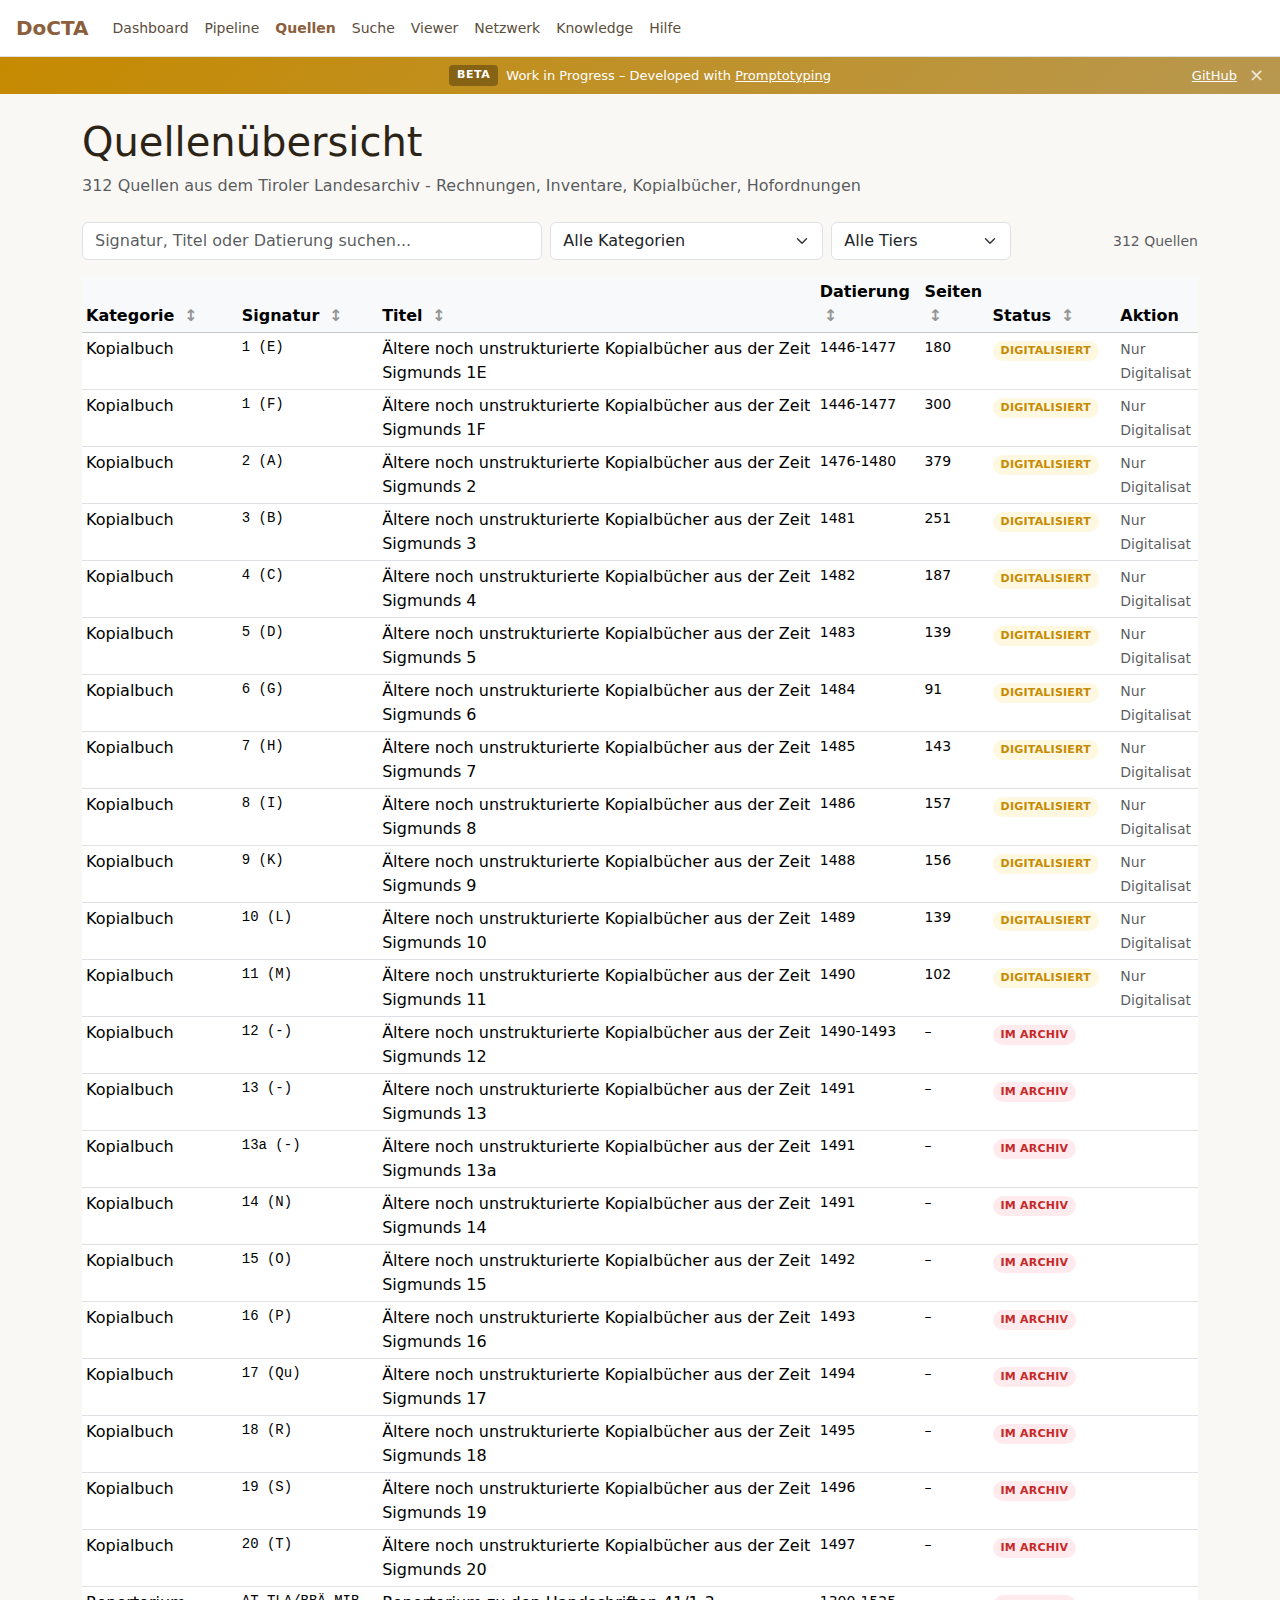
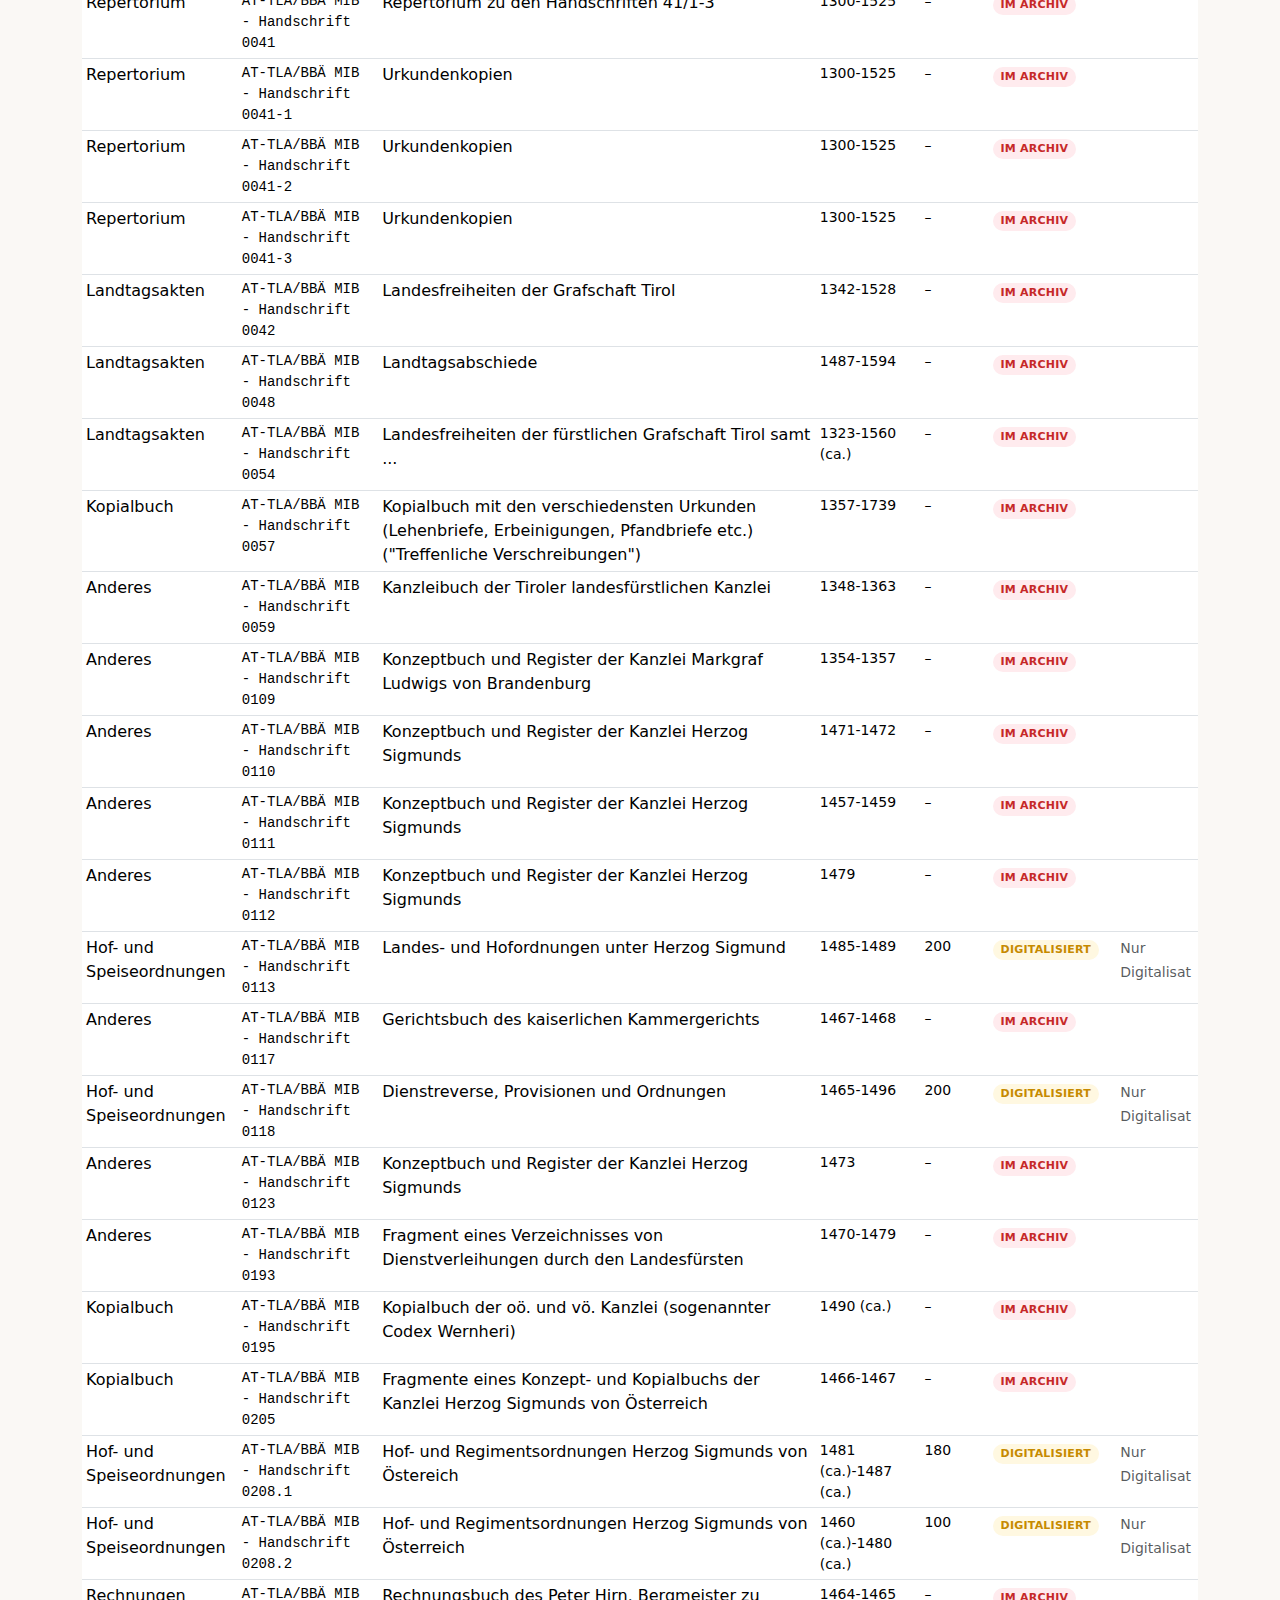
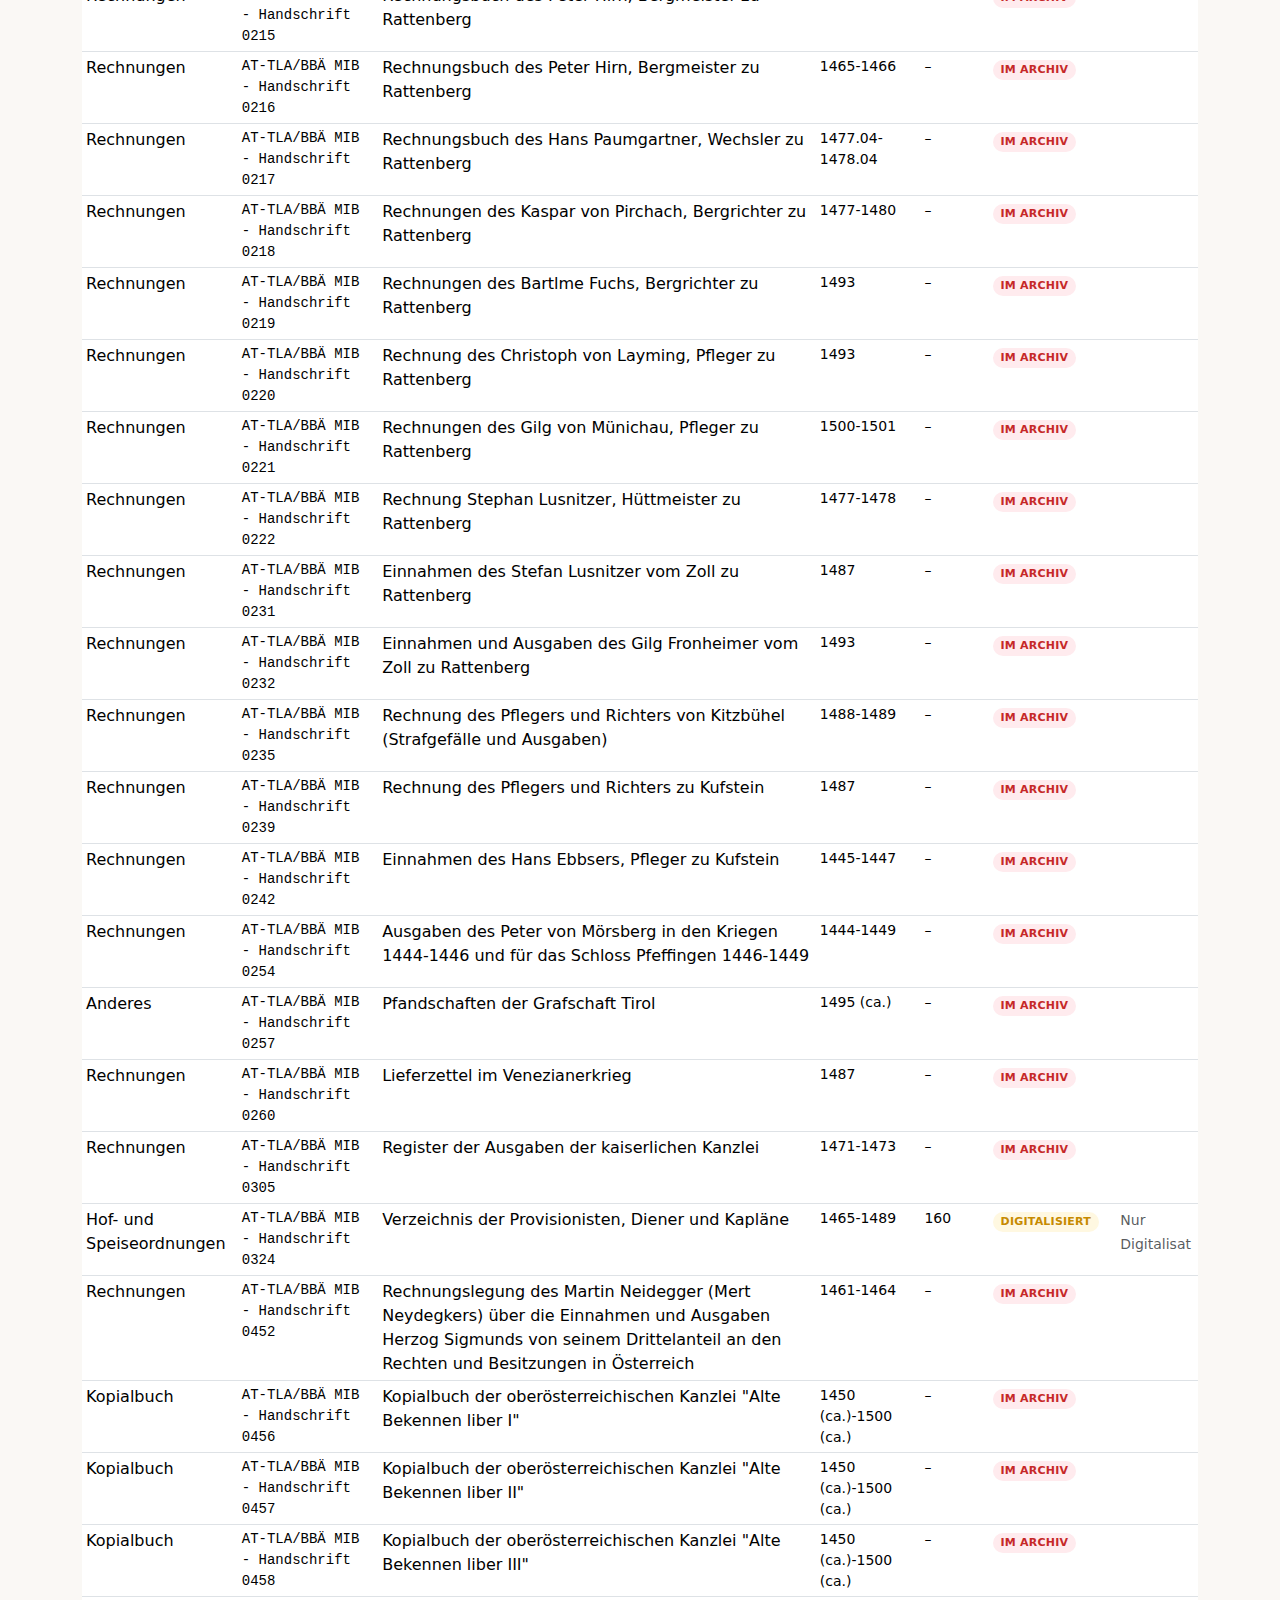
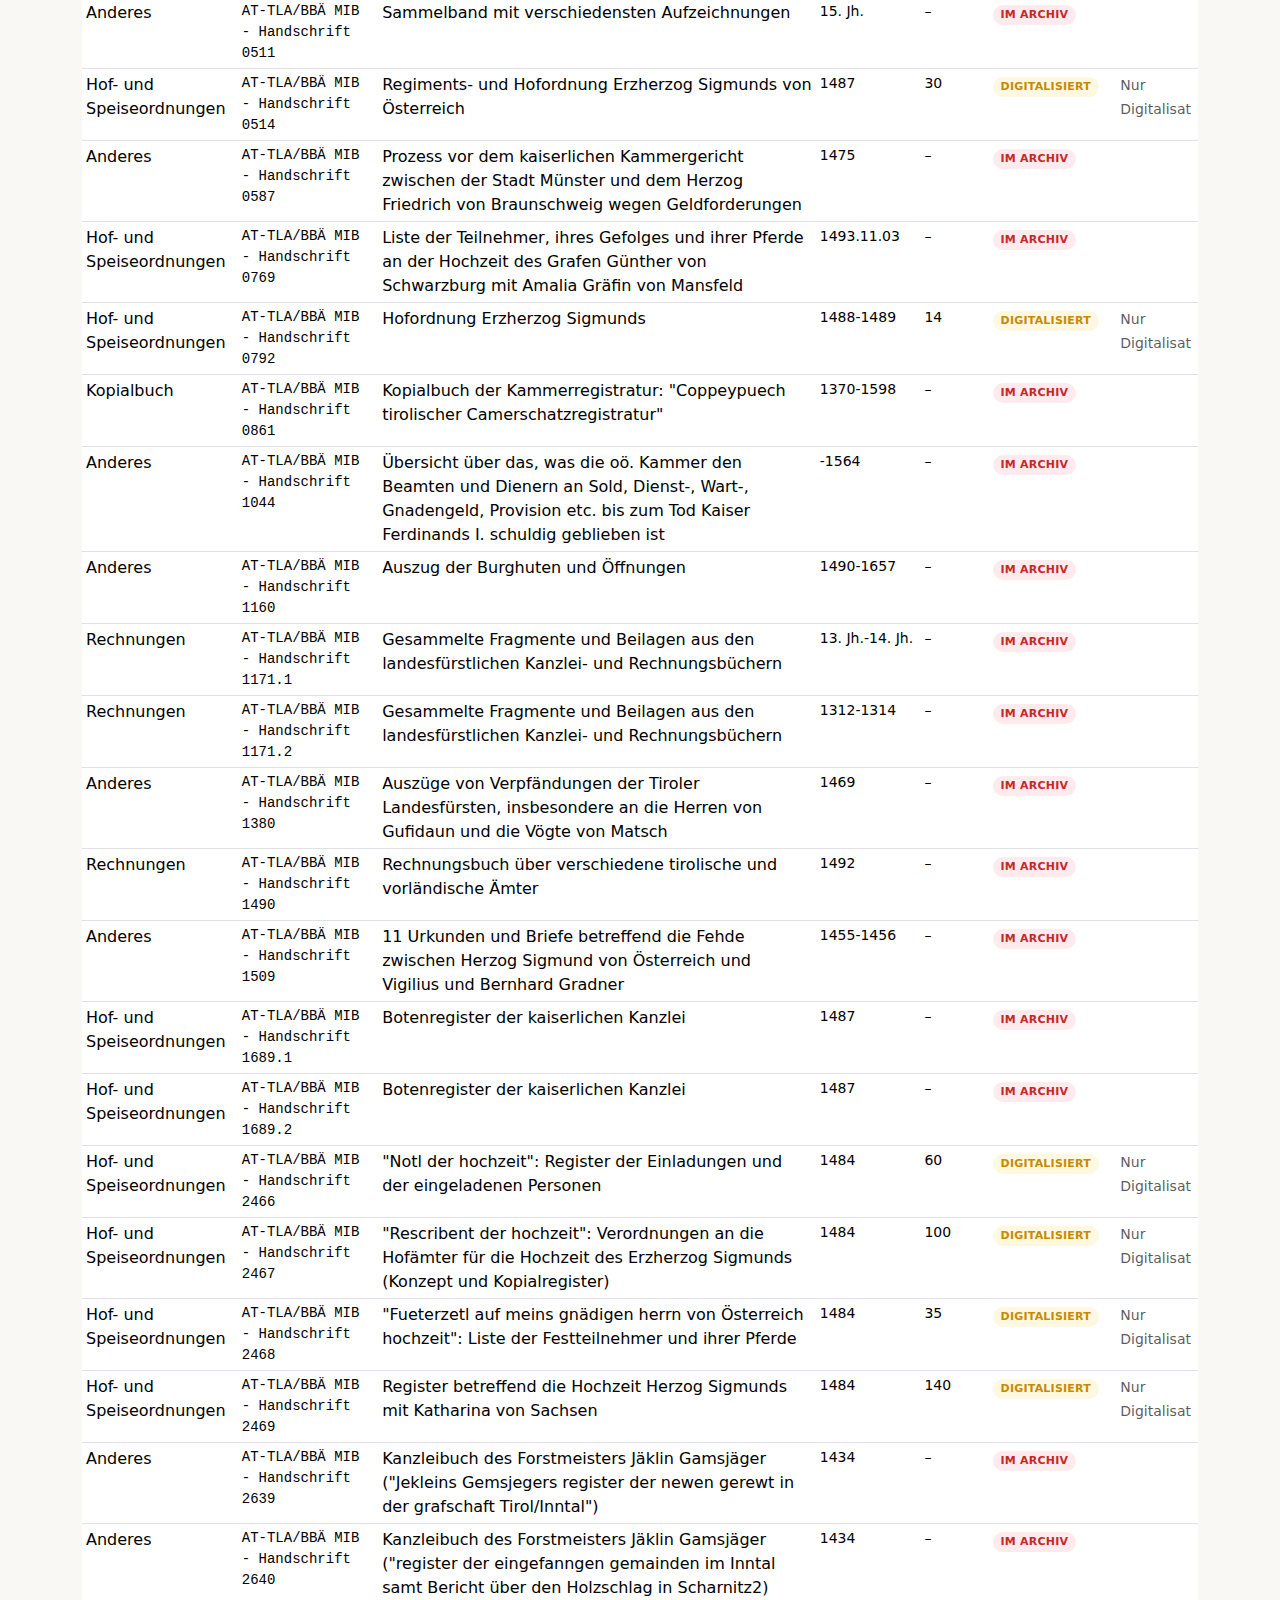
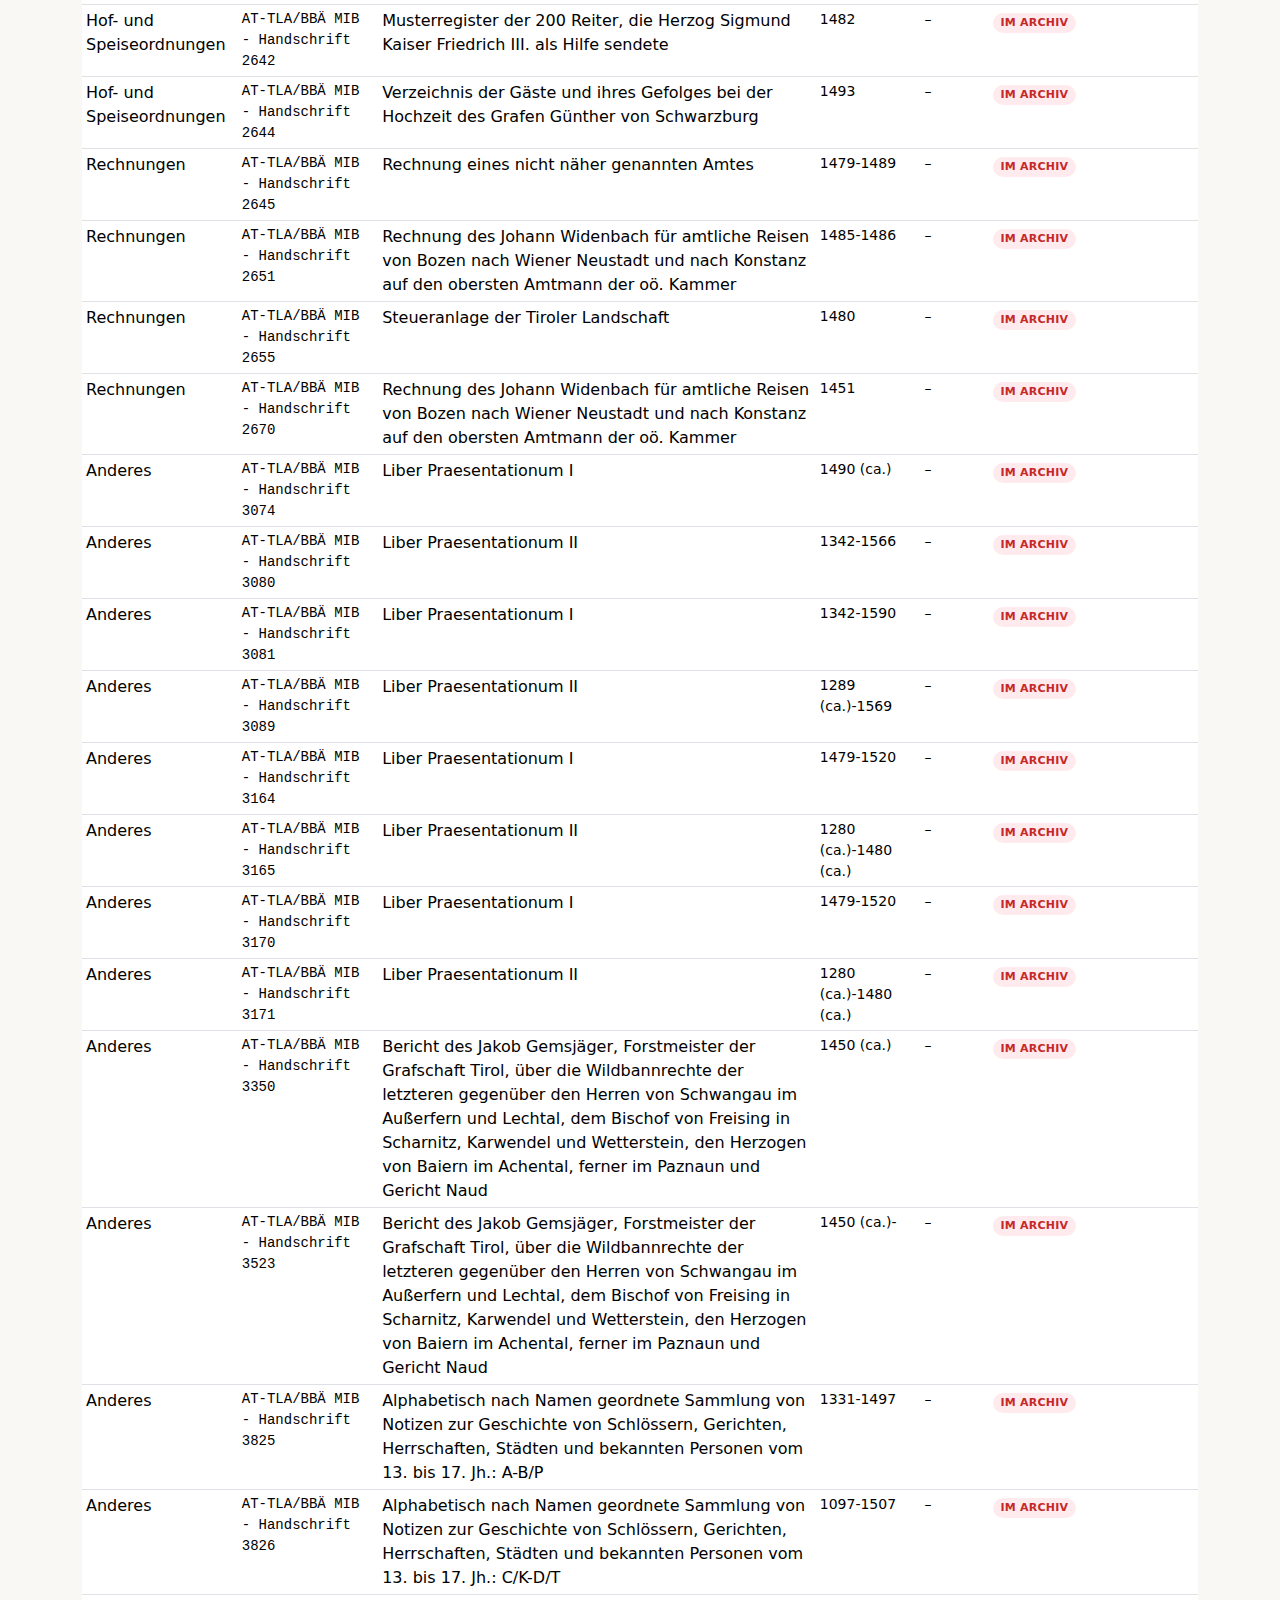
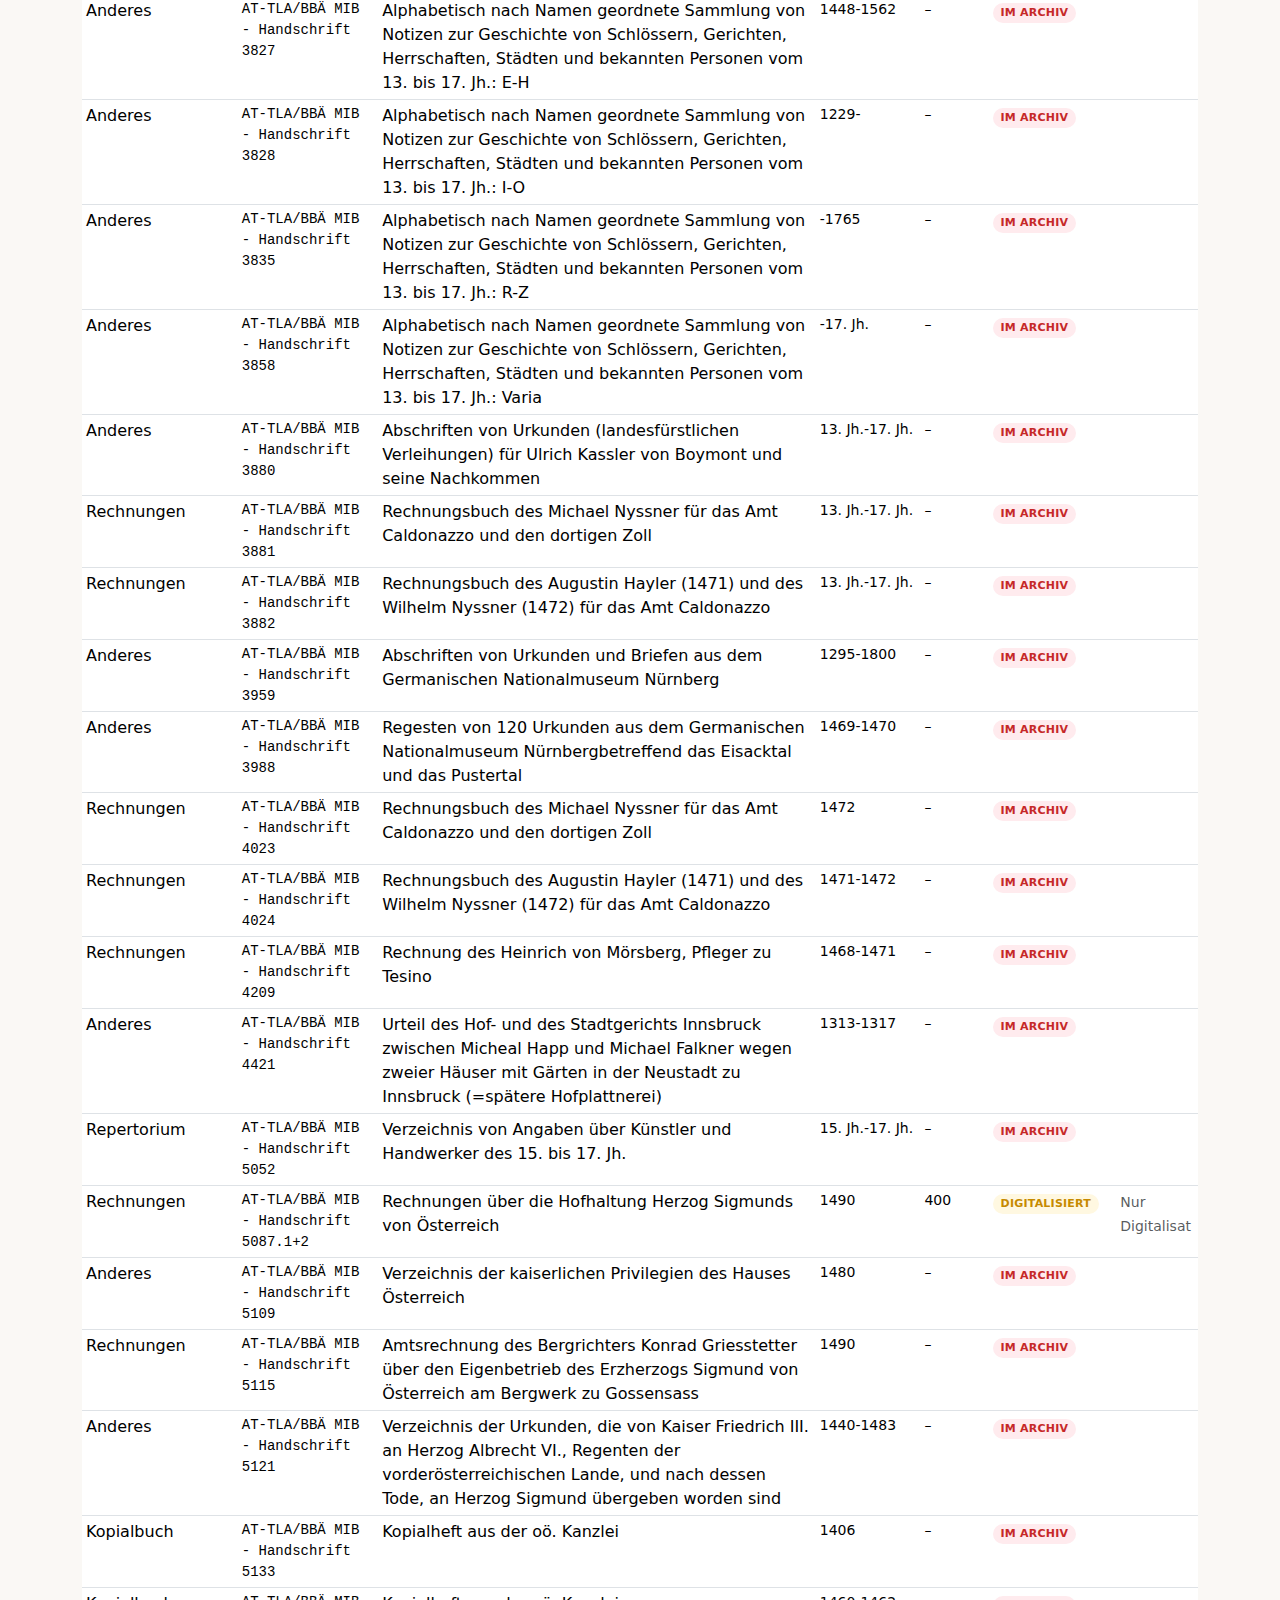
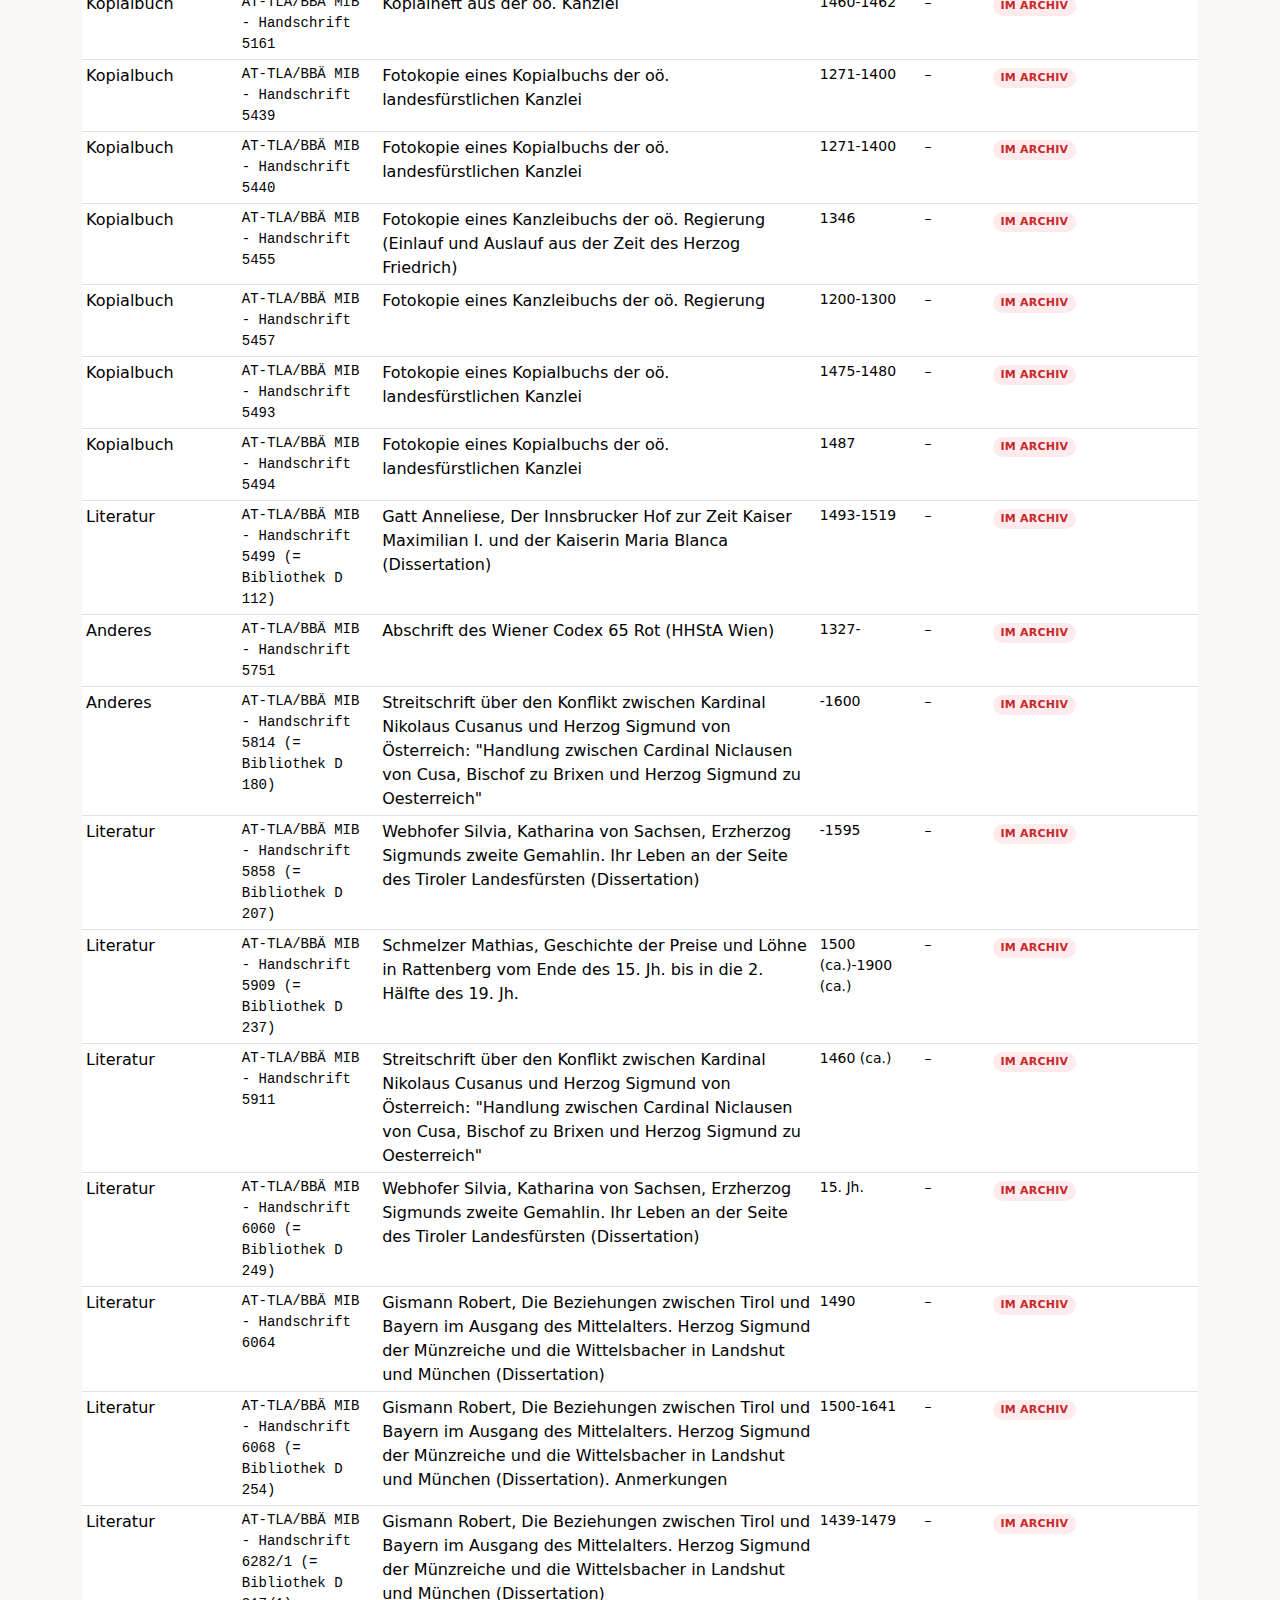
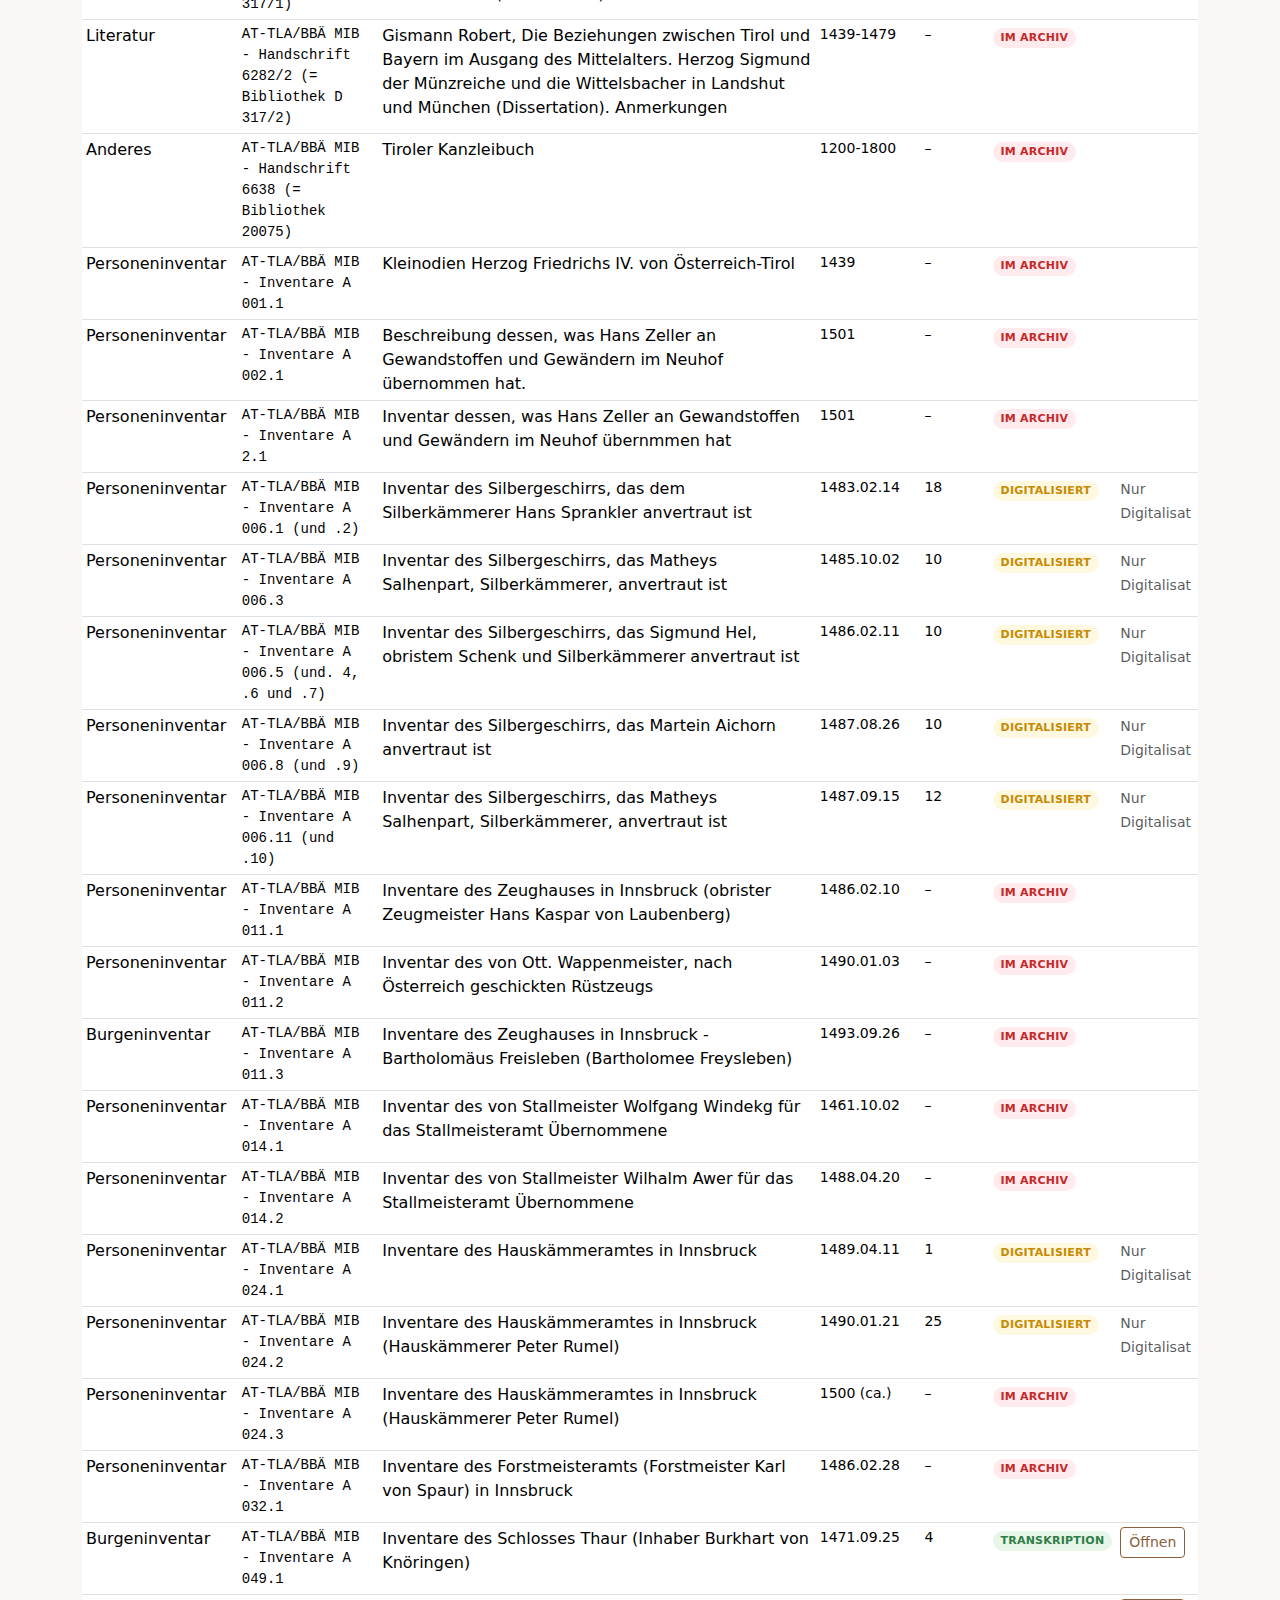
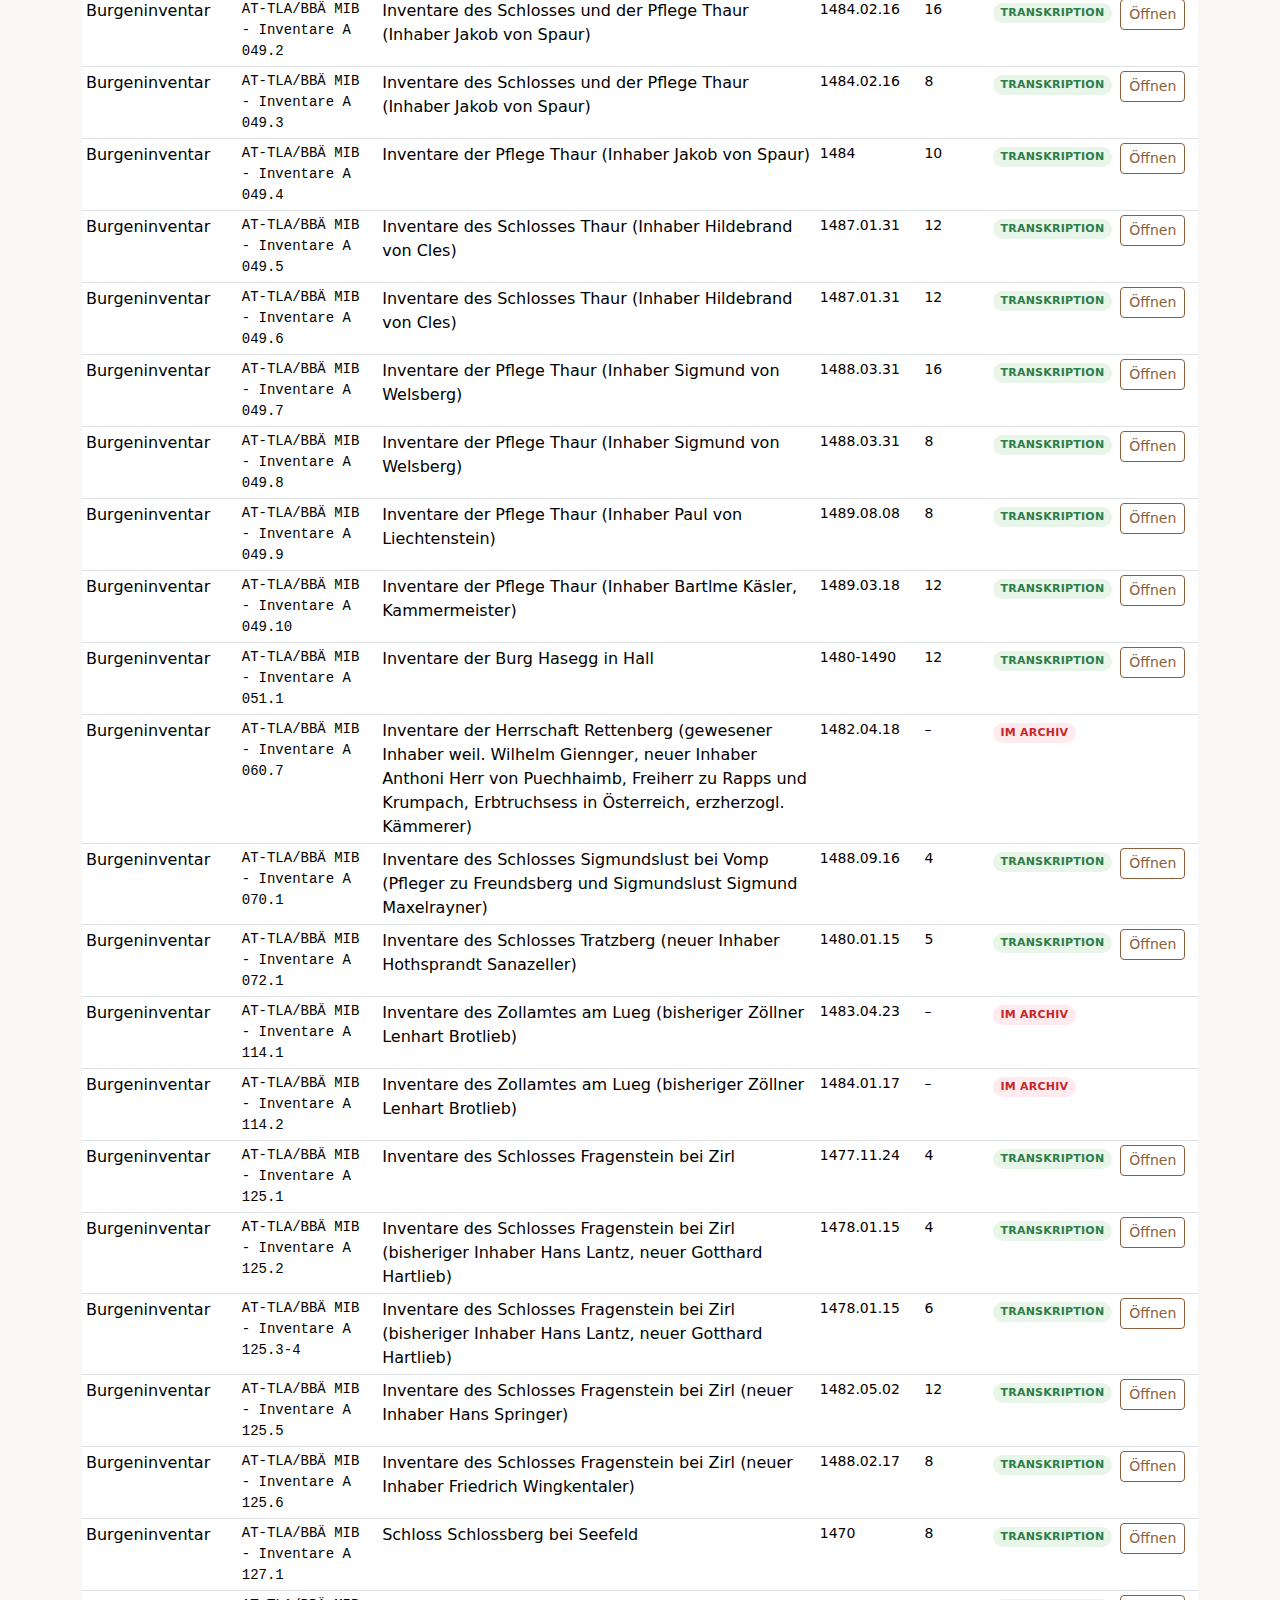
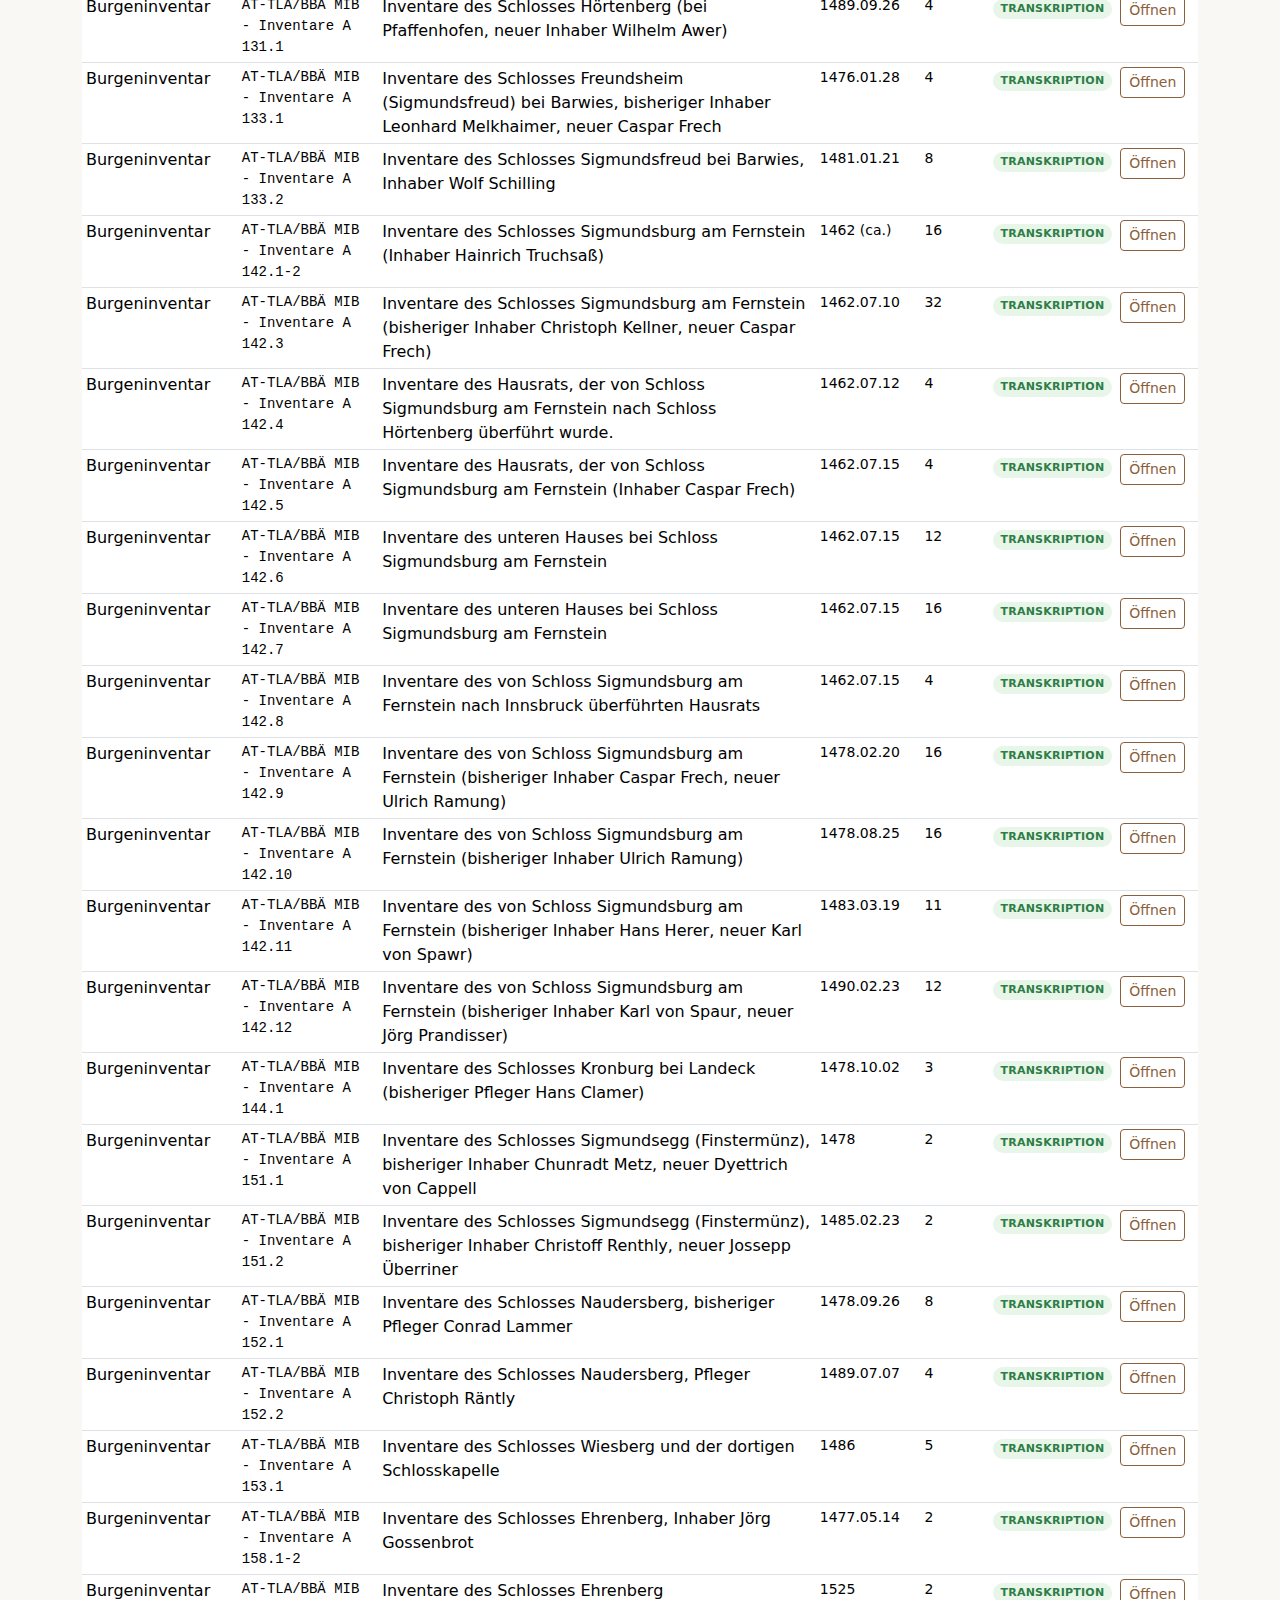
<file: sources.html>
<!DOCTYPE html>
<html lang="de">
<head>
  <meta charset="UTF-8">
  <meta name="viewport" content="width=device-width, initial-scale=1.0">
  <title>Quellenübersicht | DoCTA</title>
  <meta name="description" content="312 Quellen aus dem Tiroler Landesarchiv: Raitbücher, Inventare, Kopialbücher, Hofordnungen. Filterbar und sortierbar.">
  <link rel="icon" href="favicon.svg" type="image/svg+xml">
  <link rel="stylesheet" href="lib/bootstrap.min.css">
  <link rel="stylesheet" href="css/styles.css">
</head>
<body>
  <a class="skip-link" href="#main">Zum Inhalt springen</a>
  <nav class="navbar navbar-expand-lg bg-white border-bottom sticky-top">
    <div class="container-fluid px-3">
      <a class="navbar-brand" href="index.html">DoCTA</a>
      <button class="navbar-toggler" type="button" data-bs-toggle="collapse" data-bs-target="#navbarNav" aria-controls="navbarNav" aria-expanded="false" aria-label="Navigation umschalten">
        <span class="navbar-toggler-icon"></span>
      </button>
      <div class="collapse navbar-collapse" id="navbarNav">
        <ul class="navbar-nav" id="main-nav"></ul>
      </div>
    </div>
  </nav>

  <main id="main" class="container py-4">
    <h1>Quellenübersicht</h1>
    <p class="text-body-secondary mb-4">312 Quellen aus dem Tiroler Landesarchiv - Rechnungen, Inventare, Kopialbücher, Hofordnungen</p>

    <div class="row g-2 mb-3 align-items-center">
      <div class="col-md-5">
        <input type="search" class="form-control" id="search-input" placeholder="Signatur, Titel oder Datierung suchen..." aria-label="Quellensuche">
      </div>
      <div class="col-md-3">
        <select class="form-select" id="filter-kategorie" aria-label="Kategorie filtern">
          <option value="">Alle Kategorien</option>
        </select>
      </div>
      <div class="col-md-2">
        <select class="form-select" id="filter-tier" aria-label="Verfügbarkeit filtern">
          <option value="">Alle Tiers</option>
          <option value="1">Tier 1: Transkription</option>
          <option value="2">Tier 2: Digitalisiert</option>
          <option value="3">Tier 3: Im Archiv</option>
        </select>
      </div>
      <div class="col-md-2 text-end">
        <span class="small text-body-secondary" id="result-count"></span>
      </div>
    </div>

    <div class="table-responsive">
      <table class="table table-hover table-sm" id="sources-table" aria-label="Quellenübersicht">
        <thead class="table-light">
          <tr>
            <th data-sort="kategorie">Kategorie <span class="sort-icon">↕</span></th>
            <th data-sort="signatur">Signatur <span class="sort-icon">↕</span></th>
            <th data-sort="titel">Titel <span class="sort-icon">↕</span></th>
            <th data-sort="datierung">Datierung <span class="sort-icon">↕</span></th>
            <th data-sort="seiten">Seiten <span class="sort-icon">↕</span></th>
            <th data-sort="tier">Status <span class="sort-icon">↕</span></th>
            <th>Aktion</th>
          </tr>
        </thead>
        <tbody id="sources-body">
        </tbody>
      </table>
    </div>
  </main>

  <footer class="text-center py-4 border-top small text-body-secondary">
    <p class="mb-0">DoCTA Prototyp | Digital Humanities Craft OG | <a href="https://github.com/DigitalHumanitiesCraft" target="_blank" rel="noopener">GitHub</a></p>
  </footer>

  <script src="lib/bootstrap.bundle.min.js"></script>
  <script type="module">
    import { initNav, initBanner } from './js/app.js';
    import { loadJSON } from './js/data-loader.js';
    import { escapeHTML, tierBadge, formatDate, debounce } from './js/utils.js';

    initNav('sources');
    initBanner();

    let allSources = [];
    let sortKey = 'signatur';
    let sortDir = 1;

    function renderTable(sources) {
      const tbody = document.getElementById('sources-body');
      document.getElementById('result-count').textContent = `${sources.length.toLocaleString('de-AT')} Quellen`;

      if (sources.length === 0) {
        tbody.innerHTML = '<tr><td colspan="7" class="text-body-secondary text-center py-4">Keine Quellen gefunden</td></tr>';
        return;
      }

      tbody.innerHTML = sources.map(s => {
        let action = '';
        if (s.transkribus && s.transkribus.has_text) {
          action = `<a href="viewer.html?doc=${s.transkribus.doc_id}" class="btn btn-outline-accent btn-sm">Öffnen</a>`;
        } else if (s.tier === 1 || s.tier === 2) {
          action = `<span class="small text-body-secondary">Nur Digitalisat</span>`;
        }
        return `<tr>
          <td>${escapeHTML(s.kategorie)}</td>
          <td class="font-monospace small">${escapeHTML(s.signatur)}</td>
          <td>${escapeHTML(s.titel)}</td>
          <td class="small">${escapeHTML(formatDate(s.datierung))}</td>
          <td class="small">${s.seiten != null ? s.seiten : '–'}</td>
          <td>${tierBadge(s.tier)}</td>
          <td>${action}</td>
        </tr>`;
      }).join('');
    }

    function getFilteredSources() {
      const query = document.getElementById('search-input').value.toLowerCase().trim();
      const katFilter = document.getElementById('filter-kategorie').value;
      const tierFilter = document.getElementById('filter-tier').value;

      let filtered = allSources;

      if (query) {
        filtered = filtered.filter(s =>
          s.signatur.toLowerCase().includes(query) ||
          s.titel.toLowerCase().includes(query) ||
          (s.datierung.raw || '').toLowerCase().includes(query)
        );
      }

      if (katFilter) {
        filtered = filtered.filter(s => s.kategorie === katFilter);
      }

      if (tierFilter) {
        filtered = filtered.filter(s => s.tier === parseInt(tierFilter));
      }

      filtered.sort((a, b) => {
        let va = a[sortKey];
        let vb = b[sortKey];
        if (sortKey === 'datierung') {
          va = a.datierung.start || 0;
          vb = b.datierung.start || 0;
        }
        if (sortKey === 'seiten') {
          va = va || 0;
          vb = vb || 0;
        }
        if (typeof va === 'string') {
          return va.localeCompare(vb, 'de', { numeric: true }) * sortDir;
        }
        return ((va || 0) - (vb || 0)) * sortDir;
      });

      return filtered;
    }

    function update() {
      renderTable(getFilteredSources());
    }

    document.querySelectorAll('th[data-sort]').forEach(th => {
      th.addEventListener('click', () => {
        const key = th.dataset.sort;
        if (sortKey === key) {
          sortDir *= -1;
        } else {
          sortKey = key;
          sortDir = 1;
        }
        document.querySelectorAll('th').forEach(h => h.classList.remove('sorted'));
        th.classList.add('sorted');
        update();
      });
    });

    document.getElementById('search-input').addEventListener('input', debounce(update, 200));
    document.getElementById('filter-kategorie').addEventListener('change', update);
    document.getElementById('filter-tier').addEventListener('change', update);

    async function init() {
      try {
        allSources = await loadJSON('data/sources.json');

        const categories = [...new Set(allSources.map(s => s.kategorie))].sort();
        const katSelect = document.getElementById('filter-kategorie');
        categories.forEach(cat => {
          const opt = document.createElement('option');
          opt.value = cat;
          opt.textContent = `${cat} (${allSources.filter(s => s.kategorie === cat).length})`;
          katSelect.appendChild(opt);
        });

        update();
      } catch (err) {
        document.getElementById('sources-body').innerHTML =
          `<tr><td colspan="7" class="text-body-secondary text-center py-4">Fehler beim Laden: ${err.message}</td></tr>`;
      }
    }

    init();
  </script>
</body>
</html>
</file>
<file: css/styles.css>
/* DoCTA Prototype - Project-Specific Styles
   Bootstrap 5.3 handles: layout, nav, grid, cards, tables, forms, buttons, utilities.
   This file adds: project colors, entity tags, tier badges, pipeline, transcription, viewer, network. */

/* === Project Variables === */
:root {
  --bg-primary: #faf8f5;
  --bg-secondary: #f0ece6;
  --text-primary: #2c2416;
  --text-secondary: #5a4e3c;
  --text-muted-custom: #8a7e6c;
  --border-custom: #d4cfc6;
  --border-light: #e8e4dc;

  --accent: #8b5e3c;
  --accent-hover: #6d472e;
  --accent-light: #f5efe8;

  --conf-high: #2d7d46;
  --conf-high-bg: #e8f5e9;
  --conf-medium: #c68a00;
  --conf-medium-bg: #fff8e1;
  --conf-low: #c62828;
  --conf-low-bg: #ffebee;

  --ent-person: #1565c0;
  --ent-person-bg: #e3f2fd;
  --ent-place: #2e7d32;
  --ent-place-bg: #e8f5e9;
  --ent-object: #e65100;
  --ent-object-bg: #fff3e0;
  --ent-time: #6a1b9a;
  --ent-time-bg: #f3e5f5;

  --tier-1: #2d7d46;
  --tier-2: #c68a00;
  --tier-3: #e65100;
  --tier-4: #9e9e9e;

  --font-source: 'Courier New', 'Consolas', monospace;
  --nav-height: 56px;
}

/* === Body & Global === */
body {
  background-color: var(--bg-primary);
  color: var(--text-primary);
}

/* === Navbar Theming === */
.navbar-brand {
  color: var(--accent) !important;
  font-weight: 700 !important;
}

.navbar .nav-link {
  color: var(--text-secondary);
  font-size: 0.875rem;
}

.navbar .nav-link:hover,
.navbar .nav-link.active {
  color: var(--accent) !important;
}

.navbar .nav-link.active {
  font-weight: 600;
}

/* === Accent Buttons === */
.btn-accent {
  background-color: var(--accent);
  border-color: var(--accent);
  color: #fff;
}

.btn-accent:hover {
  background-color: var(--accent-hover);
  border-color: var(--accent-hover);
  color: #fff;
}

.btn-outline-accent {
  border-color: var(--accent);
  color: var(--accent);
}

.btn-outline-accent:hover {
  background-color: var(--accent);
  color: #fff;
}

/* === Stat Cards (Dashboard) === */
.stat-value {
  font-size: 2rem;
  font-weight: 700;
  color: var(--accent);
  line-height: 1.2;
}

.stat-label {
  font-size: 0.8125rem;
  color: var(--text-muted-custom);
  margin-top: 0.25rem;
}

/* === Card Clickable (Dashboard nav) === */
.card-clickable {
  transition: border-color 0.15s, box-shadow 0.15s;
  text-decoration: none;
  color: inherit;
}

.card-clickable:hover {
  border-color: var(--accent);
  box-shadow: 0 2px 8px rgba(0, 0, 0, 0.06);
  color: inherit;
}

/* === Tier Badges === */
.tier {
  display: inline-block;
  padding: 0.125rem 0.5rem;
  border-radius: 999px;
  font-size: 0.6875rem;
  font-weight: 600;
  text-transform: uppercase;
  letter-spacing: 0.02em;
}

.tier--1 { background: var(--conf-high-bg); color: var(--conf-high); }
.tier--2 { background: var(--conf-medium-bg); color: var(--conf-medium); }
.tier--3 { background: var(--conf-low-bg); color: var(--conf-low); }
.tier--4 { background: #f5f5f5; color: #9e9e9e; }

/* === Entity Tags === */
.entity {
  padding: 0.0625rem 0.375rem;
  border-radius: 4px;
  font-size: 0.8125rem;
  cursor: help;
}

.entity--person { background: var(--ent-person-bg); color: var(--ent-person); border-bottom: 2px solid var(--ent-person); }
.entity--place { background: var(--ent-place-bg); color: var(--ent-place); border-bottom: 2px solid var(--ent-place); }
.entity--object { background: var(--ent-object-bg); color: var(--ent-object); border-bottom: 2px solid var(--ent-object); }
.entity--time { background: var(--ent-time-bg); color: var(--ent-time); border-bottom: 2px solid var(--ent-time); }

/* Confidence indicators on entities */
.entity[data-conf="medium"] { border-bottom-style: dashed; }
.entity[data-conf="low"] { border-bottom-style: dotted; border-bottom-color: var(--conf-low); }

/* Confidence badges */
.conf-badge {
  display: inline-block;
  padding: 0.0625rem 0.375rem;
  border-radius: 4px;
  font-size: 0.6875rem;
  font-weight: 600;
}
.conf-badge--high { background: var(--conf-high-bg); color: var(--conf-high); }
.conf-badge--medium { background: var(--conf-medium-bg); color: var(--conf-medium); }
.conf-badge--low { background: var(--conf-low-bg); color: var(--conf-low); }

/* Confidence legend */
.conf-legend {
  display: flex;
  gap: 1rem;
  flex-wrap: wrap;
  font-size: 0.8125rem;
}

.conf-legend span {
  display: inline-flex;
  align-items: center;
  gap: 0.375rem;
}

.conf-legend .conf-line {
  width: 20px;
  height: 0;
  display: inline-block;
}
.conf-legend .conf-line--high { border-bottom: 2px solid var(--text-primary); }
.conf-legend .conf-line--medium { border-bottom: 2px dashed var(--text-primary); }
.conf-legend .conf-line--low { border-bottom: 2px dotted var(--conf-low); }

/* === Pipeline Steps === */
.pipeline-steps {
  display: flex;
  gap: 0;
  overflow-x: auto;
}

.pipeline-step {
  flex: 1;
  min-width: 120px;
  padding: 0.75rem 1rem;
  text-align: center;
  border: 1px solid var(--border-light);
  background: #fff;
  cursor: pointer;
  font-size: 0.8125rem;
  color: var(--text-muted-custom);
  transition: background 0.15s, color 0.15s;
  position: relative;
  text-decoration: none;
}

.pipeline-step:first-child { border-radius: 6px 0 0 6px; }
.pipeline-step:last-child { border-radius: 0 6px 6px 0; }
.pipeline-step + .pipeline-step { border-left: none; }

.pipeline-step--active {
  background: var(--accent);
  color: #fff;
  border-color: var(--accent);
  font-weight: 600;
}

.pipeline-step--completed {
  background: var(--accent-light);
  color: var(--accent);
}

.pipeline-step--completed .pipeline-step__number::before {
  content: '\2713 ';
}

.pipeline-step__number {
  display: block;
  font-size: 0.6875rem;
  opacity: 0.7;
  margin-bottom: 0.125rem;
}

.pipeline-step__label {
  display: block;
  font-weight: 600;
}

.pipeline-step + .pipeline-step::before {
  content: '';
  position: absolute;
  left: -1px;
  top: 50%;
  transform: translateY(-50%);
  width: 0;
  height: 0;
  border-top: 8px solid transparent;
  border-bottom: 8px solid transparent;
  border-left: 8px solid var(--border-light);
}

.pipeline-step--active + .pipeline-step::before,
.pipeline-step--completed + .pipeline-step::before {
  border-left-color: var(--accent);
}

/* === Pipeline Content === */
.pipeline-content { min-height: 400px; }
.pipeline-content__section { display: none; }
.pipeline-content__section--active { display: block; }

/* === Mini Legend (Pipeline, Network) === */
.mini-legend {
  display: flex;
  gap: 1rem;
  flex-wrap: wrap;
  font-size: 0.8125rem;
}

.mini-legend span {
  display: inline-flex;
  align-items: center;
  gap: 0.25rem;
}

.mini-legend .dot {
  width: 10px;
  height: 10px;
  border-radius: 50%;
  display: inline-block;
}

/* === Transcription Text === */
.transcription {
  font-family: var(--font-source);
  font-size: 0.8125rem;
  line-height: 1.8;
  padding: 1rem;
}

.transcription__line {
  display: flex;
  padding: 0.125rem 0;
}

.transcription__line-nr {
  color: var(--text-muted-custom);
  min-width: 2.5rem;
  text-align: right;
  padding-right: 0.75rem;
  user-select: none;
  font-size: 0.6875rem;
}

.transcription__line:hover {
  background: var(--accent-light);
}

/* === Sortable Table Headers === */
th[data-sort] { cursor: pointer; user-select: none; }
th[data-sort]:hover { color: var(--accent); }
th .sort-icon { margin-left: 0.25rem; opacity: 0.4; }
th.sorted .sort-icon { opacity: 1; }

/* === Viewer Layout (Two-Panel) === */
.viewer-layout {
  display: grid;
  grid-template-columns: 1fr 1fr;
  gap: 0;
  height: calc(100vh - var(--nav-height));
}

.viewer-panel {
  overflow: auto;
  border-right: 1px solid var(--border-custom);
}

.viewer-panel:last-child { border-right: none; }

.viewer-panel__header {
  padding: 0.75rem 1rem;
  background: var(--bg-secondary);
  border-bottom: 1px solid var(--border-custom);
  font-weight: 600;
  font-size: 0.8125rem;
  display: flex;
  align-items: center;
  justify-content: space-between;
}

.osd-container {
  width: 100%;
  height: 100%;
  min-height: 400px;
  background: var(--bg-secondary);
}

.osd-container.osd-active {
  background: #1a1a1a;
}

/* === Network === */
.network-page {
  position: relative;
  height: calc(100vh - var(--nav-height));
  overflow: hidden;
}

.network-header {
  position: absolute;
  top: 0;
  left: 0;
  right: 0;
  z-index: 10;
  padding: 0.75rem 1rem;
  background: rgba(250, 248, 245, 0.92);
  border-bottom: 1px solid var(--border-light);
}

.network-toolbar {
  position: absolute;
  top: 4.5rem;
  left: 1rem;
  z-index: 10;
  display: flex;
  gap: 0.5rem;
  flex-wrap: wrap;
}

.network-toolbar select,
.network-toolbar input {
  padding: 0.375rem 0.625rem;
  border: 1px solid var(--border-custom);
  border-radius: 4px;
  font-size: 0.8125rem;
  background: #fff;
  box-shadow: 0 1px 4px rgba(0, 0, 0, 0.08);
}

.network-info {
  position: absolute;
  bottom: 1rem;
  left: 1rem;
  z-index: 10;
  background: #fff;
  border: 1px solid var(--border-light);
  border-radius: 6px;
  padding: 0.5rem 0.75rem;
  font-size: 0.8125rem;
  color: var(--text-muted-custom);
  box-shadow: 0 1px 4px rgba(0, 0, 0, 0.08);
}

.network-sidebar {
  position: absolute;
  right: 1rem;
  top: 1rem;
  width: 300px;
  background: #fff;
  border: 1px solid var(--border-light);
  border-radius: 6px;
  padding: 1rem;
  z-index: 10;
  max-height: calc(100vh - var(--nav-height) - 2rem);
  overflow-y: auto;
  box-shadow: 0 2px 12px rgba(0, 0, 0, 0.08);
}

#cy { width: 100%; height: 100%; }

/* === Faceted Search === */
.facet-panel {
  background: #fff;
  border: 1px solid var(--border-light);
  border-radius: 6px;
  padding: 1rem;
}

.facet-group { margin-bottom: 1rem; }

.facet-group__title {
  font-size: 0.8125rem;
  font-weight: 600;
  color: var(--text-secondary);
  margin-bottom: 0.5rem;
  padding-bottom: 0.25rem;
  border-bottom: 1px solid var(--border-light);
}

.facet-option {
  display: flex;
  align-items: center;
  gap: 0.5rem;
  padding: 0.25rem 0;
  font-size: 0.8125rem;
  cursor: pointer;
}

.facet-option input[type="checkbox"] {
  accent-color: var(--accent);
}

.facet-count {
  margin-left: auto;
  color: var(--text-muted-custom);
  font-size: 0.6875rem;
}

/* === Search Results === */
.result-item {
  padding: 0.75rem 1rem;
  border-bottom: 1px solid var(--border-light);
  cursor: pointer;
  transition: background 0.1s;
}

.result-item:hover { background: var(--accent-light); }

.result-item__name { font-weight: 600; }

.result-item__meta {
  font-size: 0.8125rem;
  color: var(--text-muted-custom);
  margin-top: 0.125rem;
}

/* === Detail Panel === */
.detail-panel__field { margin-bottom: 0.75rem; }

.detail-panel__label {
  font-size: 0.8125rem;
  font-weight: 600;
  color: var(--text-muted-custom);
  display: block;
  margin-bottom: 0.125rem;
}

/* === Loading Spinner === */
.loading {
  display: flex;
  align-items: center;
  justify-content: center;
  padding: 3rem;
  color: var(--text-muted-custom);
}

.loading__spinner {
  width: 24px;
  height: 24px;
  border: 3px solid var(--border-light);
  border-top-color: var(--accent);
  border-radius: 50%;
  animation: spin 0.8s linear infinite;
  margin-right: 0.75rem;
}

@keyframes spin { to { transform: rotate(360deg); } }

/* === WIP Banner === */
.wip-banner {
  display: flex;
  align-items: center;
  justify-content: center;
  gap: 0.5rem;
  padding: 0.5rem 1rem;
  background: linear-gradient(135deg, #c68a00, #b89850);
  color: #fff;
  font-size: 0.8125rem;
  position: relative;
}

.wip-banner a { color: #fff; text-decoration: underline; }
.wip-banner a:hover { color: #fff; opacity: 0.85; }

.wip-badge {
  background: rgba(0, 0, 0, 0.3);
  padding: 0.125rem 0.5rem;
  border-radius: 4px;
  font-weight: 700;
  font-size: 0.6875rem;
  letter-spacing: 0.05em;
}

.wip-right {
  position: absolute;
  right: 1rem;
  display: flex;
  align-items: center;
  gap: 0.75rem;
}

.wip-close {
  background: none;
  border: none;
  color: #fff;
  font-size: 1.125rem;
  cursor: pointer;
  opacity: 0.8;
  padding: 0;
  line-height: 1;
}

.wip-close:hover { opacity: 1; }

/* === Knowledge Vault === */
.kv-sidebar-item {
  display: block;
  padding: 0.625rem 0.75rem;
  border-radius: 6px;
  text-decoration: none;
  color: var(--text-primary);
  transition: background 0.15s;
  cursor: pointer;
}

.kv-sidebar-item:hover { background: var(--accent-light); color: var(--text-primary); }
.kv-sidebar-item.active { background: var(--accent-light); color: var(--accent); font-weight: 600; }

.kv-sidebar-item .kv-title { font-weight: 600; font-size: 0.875rem; display: block; }
.kv-sidebar-item .kv-desc { font-size: 0.75rem; color: var(--text-muted-custom); display: block; margin-top: 0.125rem; }

.kv-content h1 { font-size: 1.5rem; margin-top: 1.5rem; margin-bottom: 0.75rem; }
.kv-content h2 { font-size: 1.25rem; margin-top: 1.25rem; margin-bottom: 0.5rem; border-bottom: 1px solid var(--border-light); padding-bottom: 0.375rem; }
.kv-content h3 { font-size: 1.1rem; margin-top: 1rem; margin-bottom: 0.5rem; }
.kv-content table { width: 100%; margin-bottom: 1rem; font-size: 0.8125rem; }
.kv-content th, .kv-content td { padding: 0.375rem 0.625rem; border: 1px solid var(--border-light); }
.kv-content th { background: var(--bg-secondary); font-weight: 600; }
.kv-content code { background: var(--bg-secondary); padding: 0.125rem 0.375rem; border-radius: 3px; font-size: 0.8125rem; }
.kv-content pre { background: var(--bg-secondary); padding: 1rem; border-radius: 6px; overflow-x: auto; font-size: 0.8125rem; }
.kv-content pre code { background: none; padding: 0; }
.kv-content blockquote { border-left: 3px solid var(--accent); padding-left: 1rem; color: var(--text-secondary); margin: 1rem 0; }

/* === Help Page === */
.help-section { margin-bottom: 2.5rem; }
.help-section h2 { border-bottom: 2px solid var(--accent); padding-bottom: 0.375rem; color: var(--accent); }
.help-step { display: flex; gap: 0.75rem; margin-bottom: 0.75rem; }
.help-step-nr { flex-shrink: 0; width: 28px; height: 28px; border-radius: 50%; background: var(--accent); color: #fff; font-weight: 700; font-size: 0.8125rem; display: flex; align-items: center; justify-content: center; }

/* === Skip to Content === */
.skip-link {
  position: absolute;
  top: -100%;
  left: 0.5rem;
  z-index: 9999;
  padding: 0.5rem 1rem;
  background: var(--accent);
  color: #fff;
  border-radius: 0 0 4px 4px;
  text-decoration: none;
  font-size: 0.875rem;
}

.skip-link:focus {
  top: 0;
  color: #fff;
}

/* === Responsive === */
@media (max-width: 991.98px) {
  .viewer-layout {
    grid-template-columns: 1fr;
    grid-template-rows: 1fr 1fr;
  }
  .wip-right { position: static; }
  .wip-banner { flex-wrap: wrap; gap: 0.375rem; }
}

/* === Reduced Motion === */
@media (prefers-reduced-motion: reduce) {
  *, *::before, *::after {
    animation-duration: 0.01ms !important;
    transition-duration: 0.01ms !important;
  }
}
</file>
